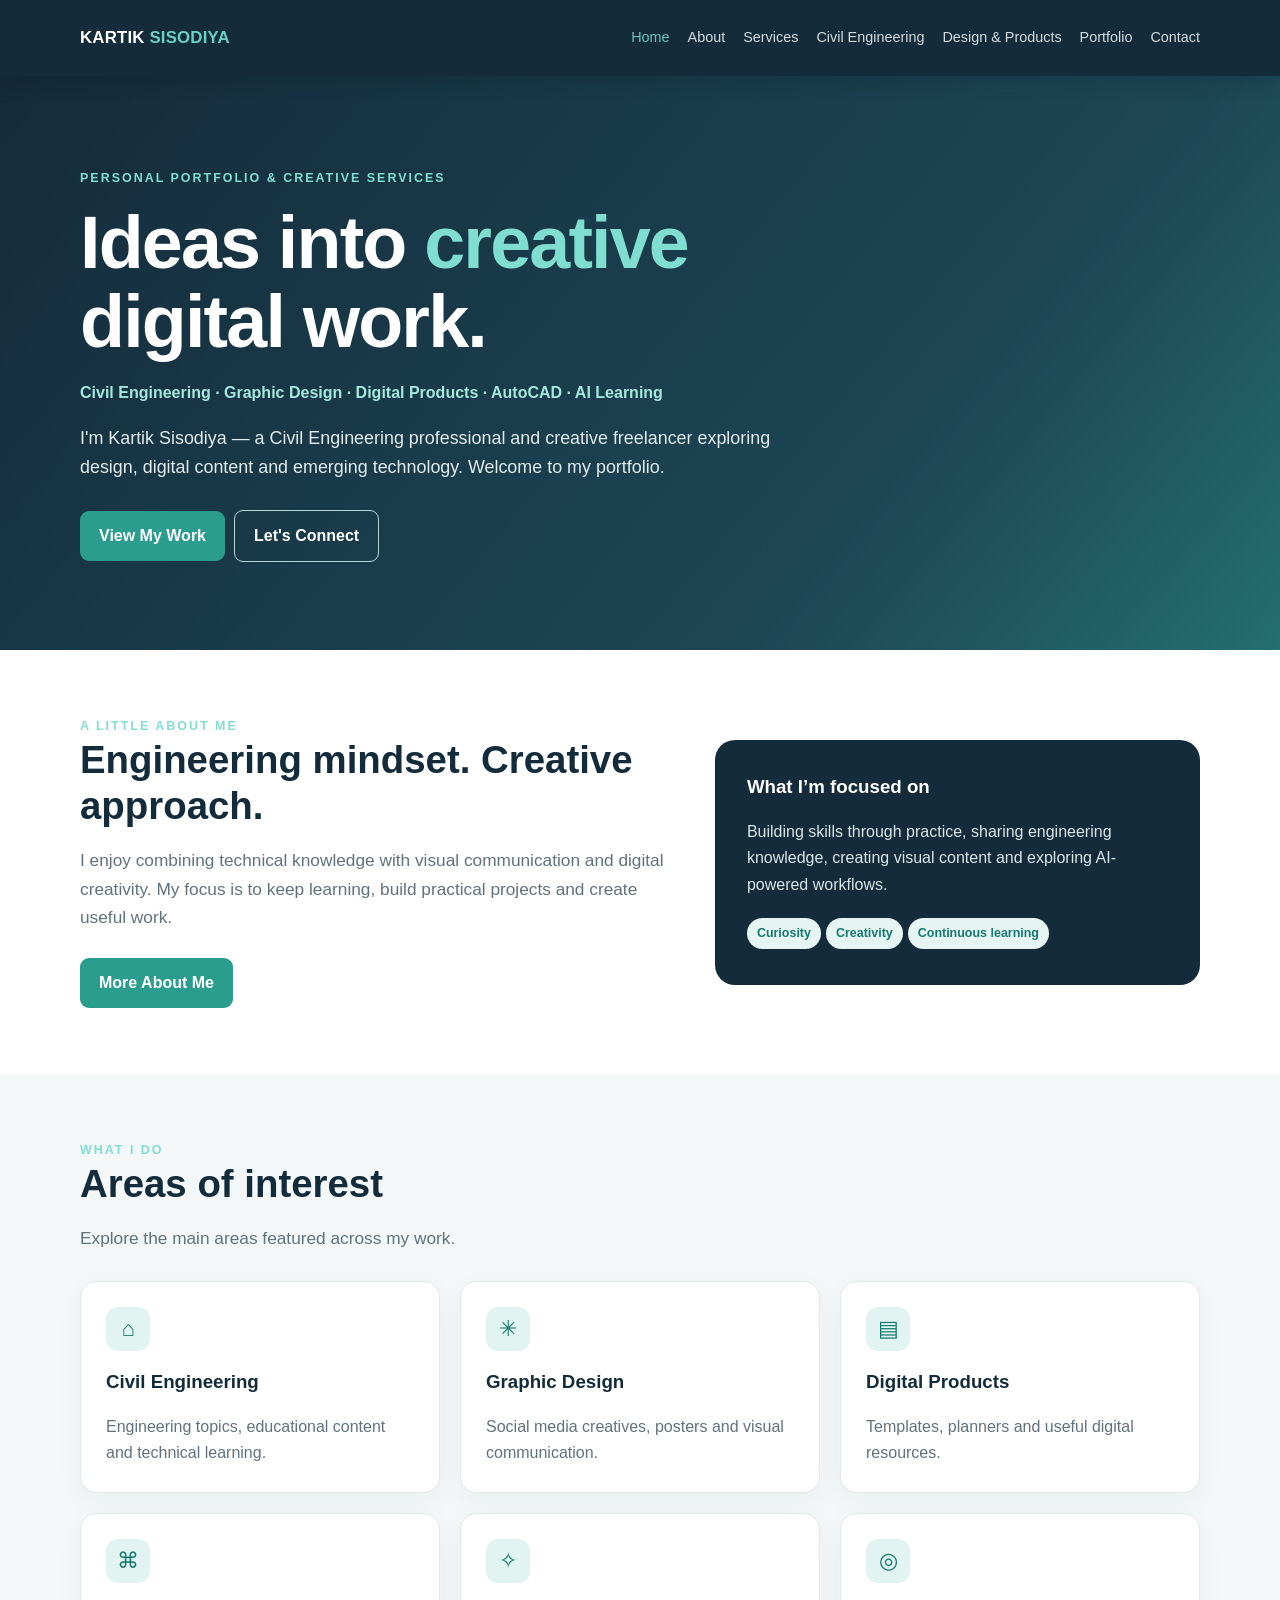
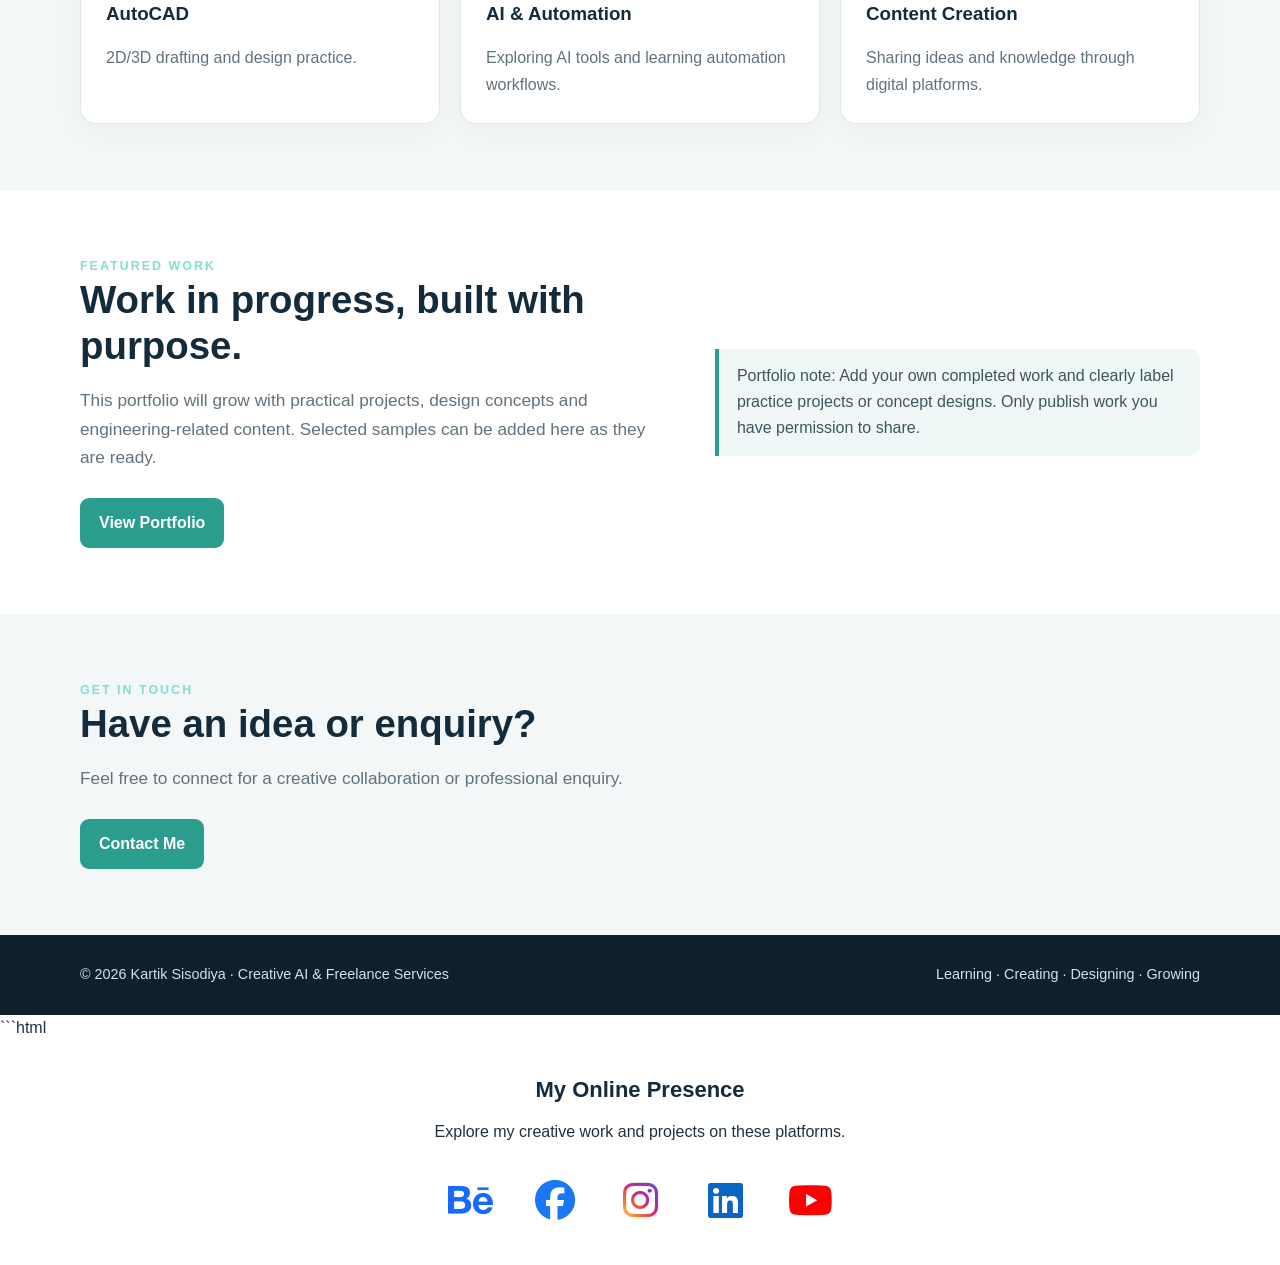
<file: index.html>
<!doctype html>
<html lang="en"><head><meta charset="utf-8"><meta name="viewport" content="width=device-width, initial-scale=1">
<meta name="description" content="Kartik Sisodiya — Civil Engineering, Graphic Design, Digital Products, AutoCAD and creative digital work.">
<title>Home | Kartik Sisodiya</title>

<!-- Font Awesome Icons -->
<link rel="stylesheet"
href="https://cdnjs.cloudflare.com/ajax/libs/font-awesome/6.7.2/css/all.min.css">

<!-- Main CSS -->
<link rel="stylesheet" href="style.css">

</head>
<body><header><div class="wrap nav"><a class="brand" href="index.html">KARTIK <span>SISODIYA</span></a><nav><a class="active" href="index.html">Home</a><a class="" href="about.html">About</a><a class="" href="services.html">Services</a><a class="" href="civil-engineering.html">Civil Engineering</a><a class="" href="design-products.html">Design & Products</a><a class="" href="portfolio.html">Portfolio</a><a class="" href="contact.html">Contact</a></nav></div></header>

<main>
<section class="hero"><div class="wrap"><div class="eyebrow">Personal Portfolio & Creative Services</div>
<h1>Ideas into <span style="color:#80ddd1">creative</span><br>digital work.</h1>
<p class="tagline">Civil Engineering · Graphic Design · Digital Products · AutoCAD · AI Learning</p>
<p>I'm Kartik Sisodiya — a Civil Engineering professional and creative freelancer exploring design, digital content and emerging technology. Welcome to my portfolio.</p>
<a class="btn" href="services.html">View My Work</a><a class="btn outline" href="contact.html">Let's Connect</a></div></section>
<section><div class="wrap split"><div><div class="eyebrow">A little about me</div><h2>Engineering mindset. Creative approach.</h2>
<p class="lead">I enjoy combining technical knowledge with visual communication and digital creativity. My focus is to keep learning, build practical projects and create useful work.</p><a class="btn" href="about.html">More About Me</a></div>
<div class="panel"><h3>What I’m focused on</h3><p>Building skills through practice, sharing engineering knowledge, creating visual content and exploring AI-powered workflows.</p><span class="pill">Curiosity</span><span class="pill">Creativity</span><span class="pill">Continuous learning</span></div></div></section>
<section class="soft"><div class="wrap"><div class="eyebrow">What I do</div><h2>Areas of interest</h2><p class="lead">Explore the main areas featured across my work.</p>
<div class="grid"><article class="card"><div class="icon">⌂</div><h3>Civil Engineering</h3><p>Engineering topics, educational content and technical learning.</p></article>
<article class="card"><div class="icon">✳</div><h3>Graphic Design</h3><p>Social media creatives, posters and visual communication.</p></article>
<article class="card"><div class="icon">▤</div><h3>Digital Products</h3><p>Templates, planners and useful digital resources.</p></article>
<article class="card"><div class="icon">⌘</div><h3>AutoCAD</h3><p>2D/3D drafting and design practice.</p></article>
<article class="card"><div class="icon">✧</div><h3>AI & Automation</h3><p>Exploring AI tools and learning automation workflows.</p></article>
<article class="card"><div class="icon">◎</div><h3>Content Creation</h3><p>Sharing ideas and knowledge through digital platforms.</p></article></div></div></section>
<section><div class="wrap split"><div><div class="eyebrow">Featured work</div><h2>Work in progress, built with purpose.</h2><p class="lead">This portfolio will grow with practical projects, design concepts and engineering-related content. Selected samples can be added here as they are ready.</p><a class="btn" href="portfolio.html">View Portfolio</a></div><div class="notice">Portfolio note: Add your own completed work and clearly label practice projects or concept designs. Only publish work you have permission to share.</div></div></section>
<section class="soft"><div class="wrap"><div class="eyebrow">Get in touch</div><h2>Have an idea or enquiry?</h2><p class="lead">Feel free to connect for a creative collaboration or professional enquiry.</p><a class="btn" href="contact.html">Contact Me</a></div></section>
</main>
<footer><div class="wrap foot"><div>© 2026 Kartik Sisodiya · Creative AI & Freelance Services</div><div>Learning · Creating · Designing · Growing</div></div></footer>

```html
<section class="social-links-section">
    <h2>My Online Presence</h2>
    <p>Explore my creative work and projects on these platforms.</p>

    <div class="social-links">

        <!-- Behance -->
        <a href="https://www.behance.net/sisodiyakartik"
           target="_blank" rel="noopener noreferrer"
           aria-label="Behance">
            <i class="fa-brands fa-behance behance"></i>
        </a>

        <!-- Facebook -->
        <a href="https://www.facebook.com/share/1Dv3RnD82E/"
           target="_blank" rel="noopener noreferrer"
           aria-label="Facebook">
            <i class="fa-brands fa-facebook facebook"></i>
        </a>

        <!-- Instagram -->
        <a href="https://www.instagram.com/civil_engineering_profession/"
           target="_blank" rel="noopener noreferrer"
           aria-label="Instagram">
            <i class="fa-brands fa-instagram instagram"></i>
        </a>

        <!-- LinkedIn -->
        <a href="https://www.linkedin.com/in/kartiksisodiya/"
           target="_blank" rel="noopener noreferrer"
           aria-label="LinkedIn">
            <i class="fa-brands fa-linkedin linkedin"></i>
        </a>

        <!-- YouTube -->
        <a href="https://youtube.com/@civilengineeringprofession-f2p"
           target="_blank" rel="noopener noreferrer"
           aria-label="YouTube">
            <i class="fa-brands fa-youtube youtube"></i>
        </a>
      
  </div>
</section>

</body>  
</html>
</file>
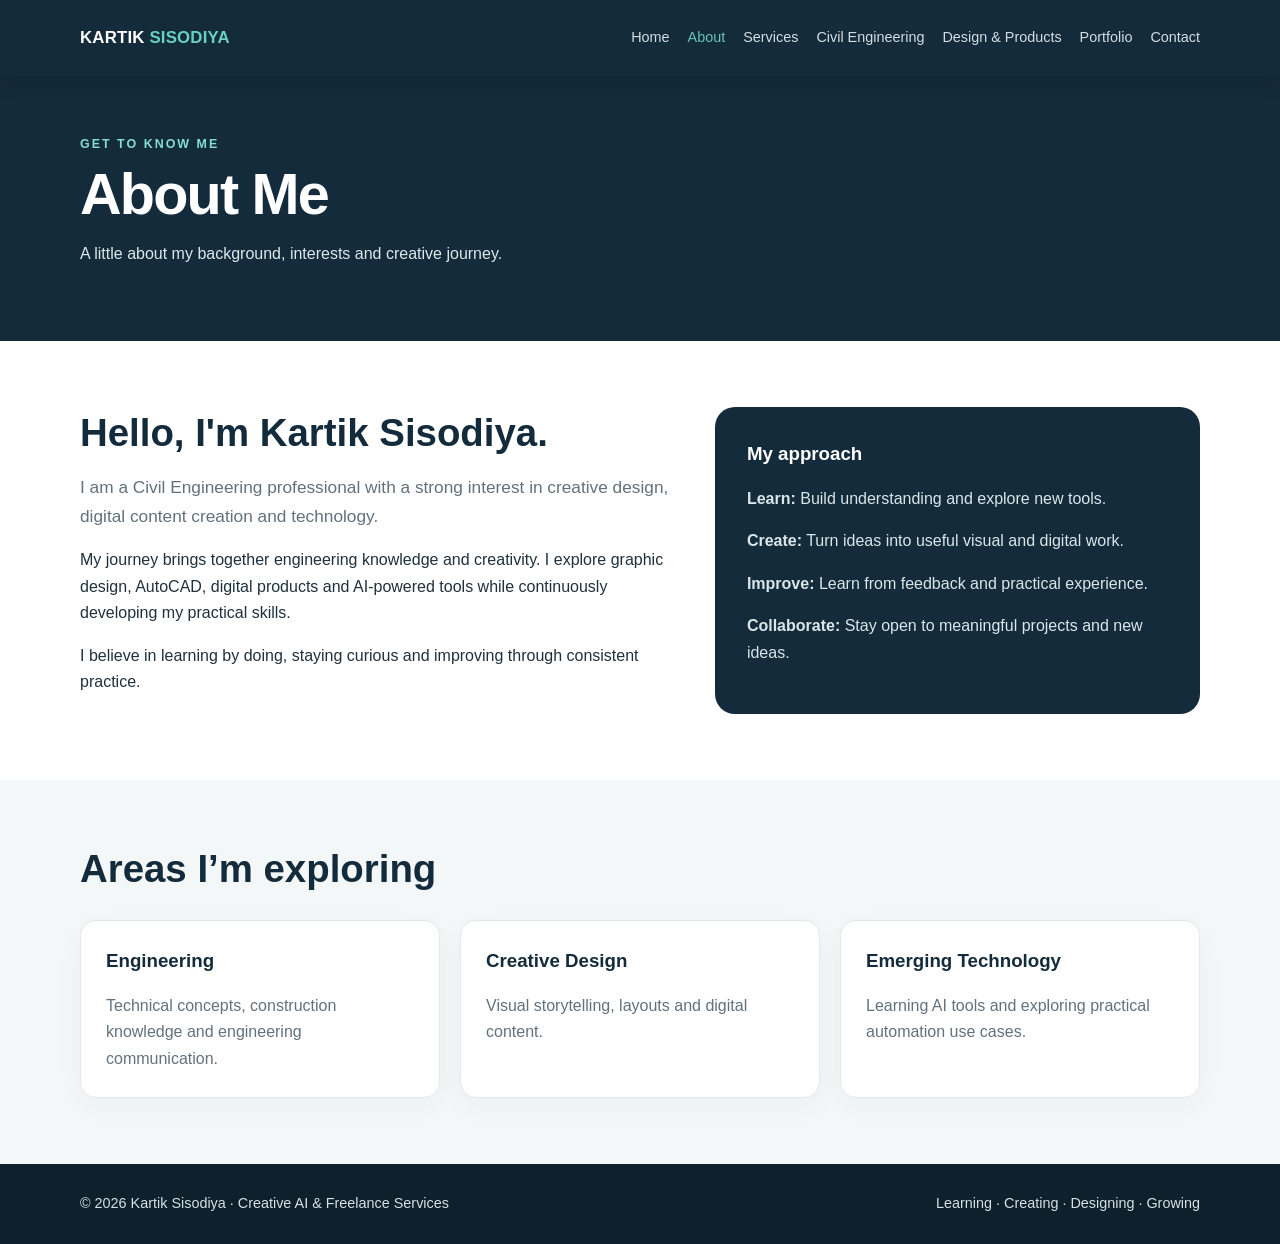
<file: about.html>
<!doctype html>
<html lang="en"><head><meta charset="utf-8"><meta name="viewport" content="width=device-width, initial-scale=1">
<meta name="description" content="Kartik Sisodiya — Civil Engineering, Graphic Design, Digital Products, AutoCAD and creative digital work.">
<title>About Me | Kartik Sisodiya</title><link rel="stylesheet" href="style.css"></head>
<body><header><div class="wrap nav"><a class="brand" href="index.html">KARTIK <span>SISODIYA</span></a><nav><a class="" href="index.html">Home</a><a class="active" href="about.html">About</a><a class="" href="services.html">Services</a><a class="" href="civil-engineering.html">Civil Engineering</a><a class="" href="design-products.html">Design & Products</a><a class="" href="portfolio.html">Portfolio</a><a class="" href="contact.html">Contact</a></nav></div></header>

<main><section class="pagehero"><div class="wrap"><div class="eyebrow">Get to know me</div><h1>About Me</h1><p>A little about my background, interests and creative journey.</p></div></section>
<section><div class="wrap split"><div><h2>Hello, I'm Kartik Sisodiya.</h2><p class="lead">I am a Civil Engineering professional with a strong interest in creative design, digital content creation and technology.</p>
<p>My journey brings together engineering knowledge and creativity. I explore graphic design, AutoCAD, digital products and AI-powered tools while continuously developing my practical skills.</p><p>I believe in learning by doing, staying curious and improving through consistent practice.</p></div>
<div class="panel"><h3>My approach</h3><p><b>Learn:</b> Build understanding and explore new tools.</p><p><b>Create:</b> Turn ideas into useful visual and digital work.</p><p><b>Improve:</b> Learn from feedback and practical experience.</p><p><b>Collaborate:</b> Stay open to meaningful projects and new ideas.</p></div></div></section>
<section class="soft"><div class="wrap"><h2>Areas I’m exploring</h2><div class="grid"><div class="card"><h3>Engineering</h3><p>Technical concepts, construction knowledge and engineering communication.</p></div><div class="card"><h3>Creative Design</h3><p>Visual storytelling, layouts and digital content.</p></div><div class="card"><h3>Emerging Technology</h3><p>Learning AI tools and exploring practical automation use cases.</p></div></div></div></section></main>
<footer><div class="wrap foot"><div>© 2026 Kartik Sisodiya · Creative AI & Freelance Services</div><div>Learning · Creating · Designing · Growing</div></div></footer>
</body></html>
</file>
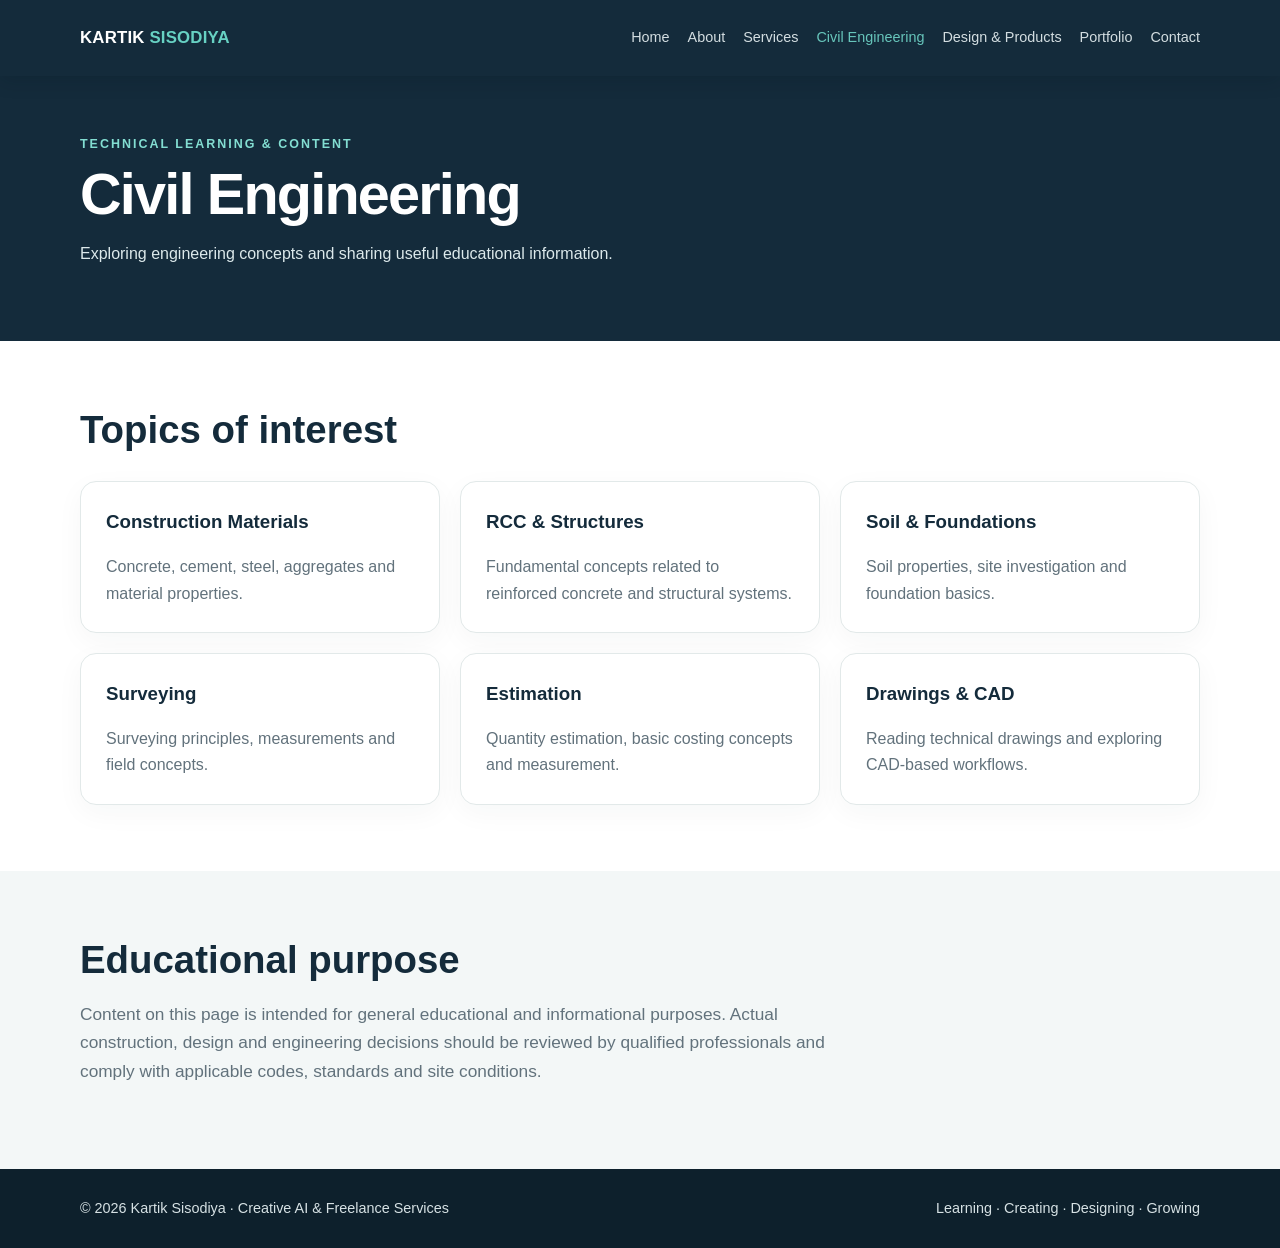
<file: civil-engineering.html>
<!doctype html>
<html lang="en"><head><meta charset="utf-8"><meta name="viewport" content="width=device-width, initial-scale=1">
<meta name="description" content="Kartik Sisodiya — Civil Engineering, Graphic Design, Digital Products, AutoCAD and creative digital work.">
<title>Civil Engineering | Kartik Sisodiya</title><link rel="stylesheet" href="style.css"></head>
<body><header><div class="wrap nav"><a class="brand" href="index.html">KARTIK <span>SISODIYA</span></a><nav><a class="" href="index.html">Home</a><a class="" href="about.html">About</a><a class="" href="services.html">Services</a><a class="active" href="civil-engineering.html">Civil Engineering</a><a class="" href="design-products.html">Design & Products</a><a class="" href="portfolio.html">Portfolio</a><a class="" href="contact.html">Contact</a></nav></div></header>

<main><section class="pagehero"><div class="wrap"><div class="eyebrow">Technical learning & content</div><h1>Civil Engineering</h1><p>Exploring engineering concepts and sharing useful educational information.</p></div></section>
<section><div class="wrap"><h2>Topics of interest</h2><div class="grid"><div class="card"><h3>Construction Materials</h3><p>Concrete, cement, steel, aggregates and material properties.</p></div><div class="card"><h3>RCC & Structures</h3><p>Fundamental concepts related to reinforced concrete and structural systems.</p></div><div class="card"><h3>Soil & Foundations</h3><p>Soil properties, site investigation and foundation basics.</p></div><div class="card"><h3>Surveying</h3><p>Surveying principles, measurements and field concepts.</p></div><div class="card"><h3>Estimation</h3><p>Quantity estimation, basic costing concepts and measurement.</p></div><div class="card"><h3>Drawings & CAD</h3><p>Reading technical drawings and exploring CAD-based workflows.</p></div></div></div></section>
<section class="soft"><div class="wrap"><h2>Educational purpose</h2><p class="lead">Content on this page is intended for general educational and informational purposes. Actual construction, design and engineering decisions should be reviewed by qualified professionals and comply with applicable codes, standards and site conditions.</p></div></section></main>
<footer><div class="wrap foot"><div>© 2026 Kartik Sisodiya · Creative AI & Freelance Services</div><div>Learning · Creating · Designing · Growing</div></div></footer>
</body></html>
</file>
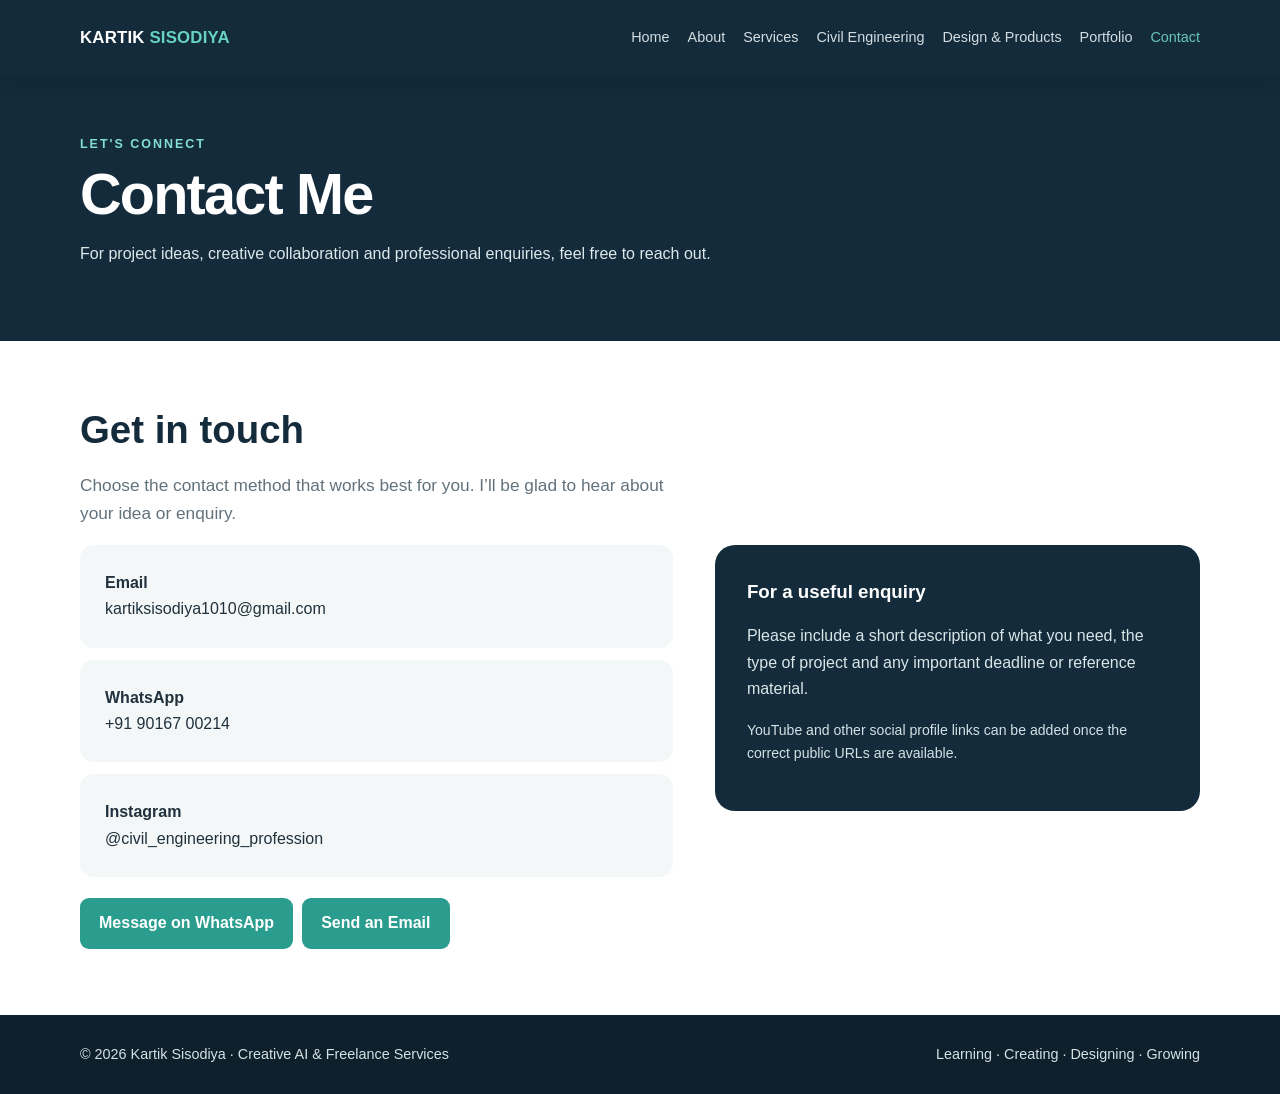
<file: contact.html>
<!doctype html>
<html lang="en"><head><meta charset="utf-8"><meta name="viewport" content="width=device-width, initial-scale=1">
<meta name="description" content="Kartik Sisodiya — Civil Engineering, Graphic Design, Digital Products, AutoCAD and creative digital work.">
<title>Contact | Kartik Sisodiya</title><link rel="stylesheet" href="style.css"></head>
<body><header><div class="wrap nav"><a class="brand" href="index.html">KARTIK <span>SISODIYA</span></a><nav><a class="" href="index.html">Home</a><a class="" href="about.html">About</a><a class="" href="services.html">Services</a><a class="" href="civil-engineering.html">Civil Engineering</a><a class="" href="design-products.html">Design & Products</a><a class="" href="portfolio.html">Portfolio</a><a class="active" href="contact.html">Contact</a></nav></div></header>

<main><section class="pagehero"><div class="wrap"><div class="eyebrow">Let's connect</div><h1>Contact Me</h1><p>For project ideas, creative collaboration and professional enquiries, feel free to reach out.</p></div></section>
<section><div class="wrap split"><div><h2>Get in touch</h2><p class="lead">Choose the contact method that works best for you. I’ll be glad to hear about your idea or enquiry.</p>
<div class="contactbox"><b>Email</b><br><a href="mailto:kartiksisodiya1010@gmail.com">kartiksisodiya1010@gmail.com</a></div>
<div class="contactbox"><b>WhatsApp</b><br><a href="https://wa.me/919016700214" target="_blank" rel="noopener">+91 90167 00214</a></div>
<div class="contactbox"><b>Instagram</b><br><a href="https://www.instagram.com/civil_engineering_profession" target="_blank" rel="noopener">@civil_engineering_profession</a></div>
<a class="btn" href="https://wa.me/919016700214" target="_blank" rel="noopener">Message on WhatsApp</a><a class="btn" href="mailto:kartiksisodiya1010@gmail.com">Send an Email</a>
</div><div class="panel"><h3>For a useful enquiry</h3><p>Please include a short description of what you need, the type of project and any important deadline or reference material.</p><p class="small" style="color:#d2e2e4">YouTube and other social profile links can be added once the correct public URLs are available.</p></div></div></section></main>
<footer><div class="wrap foot"><div>© 2026 Kartik Sisodiya · Creative AI & Freelance Services</div><div>Learning · Creating · Designing · Growing</div></div></footer>
</body></html>
</file>
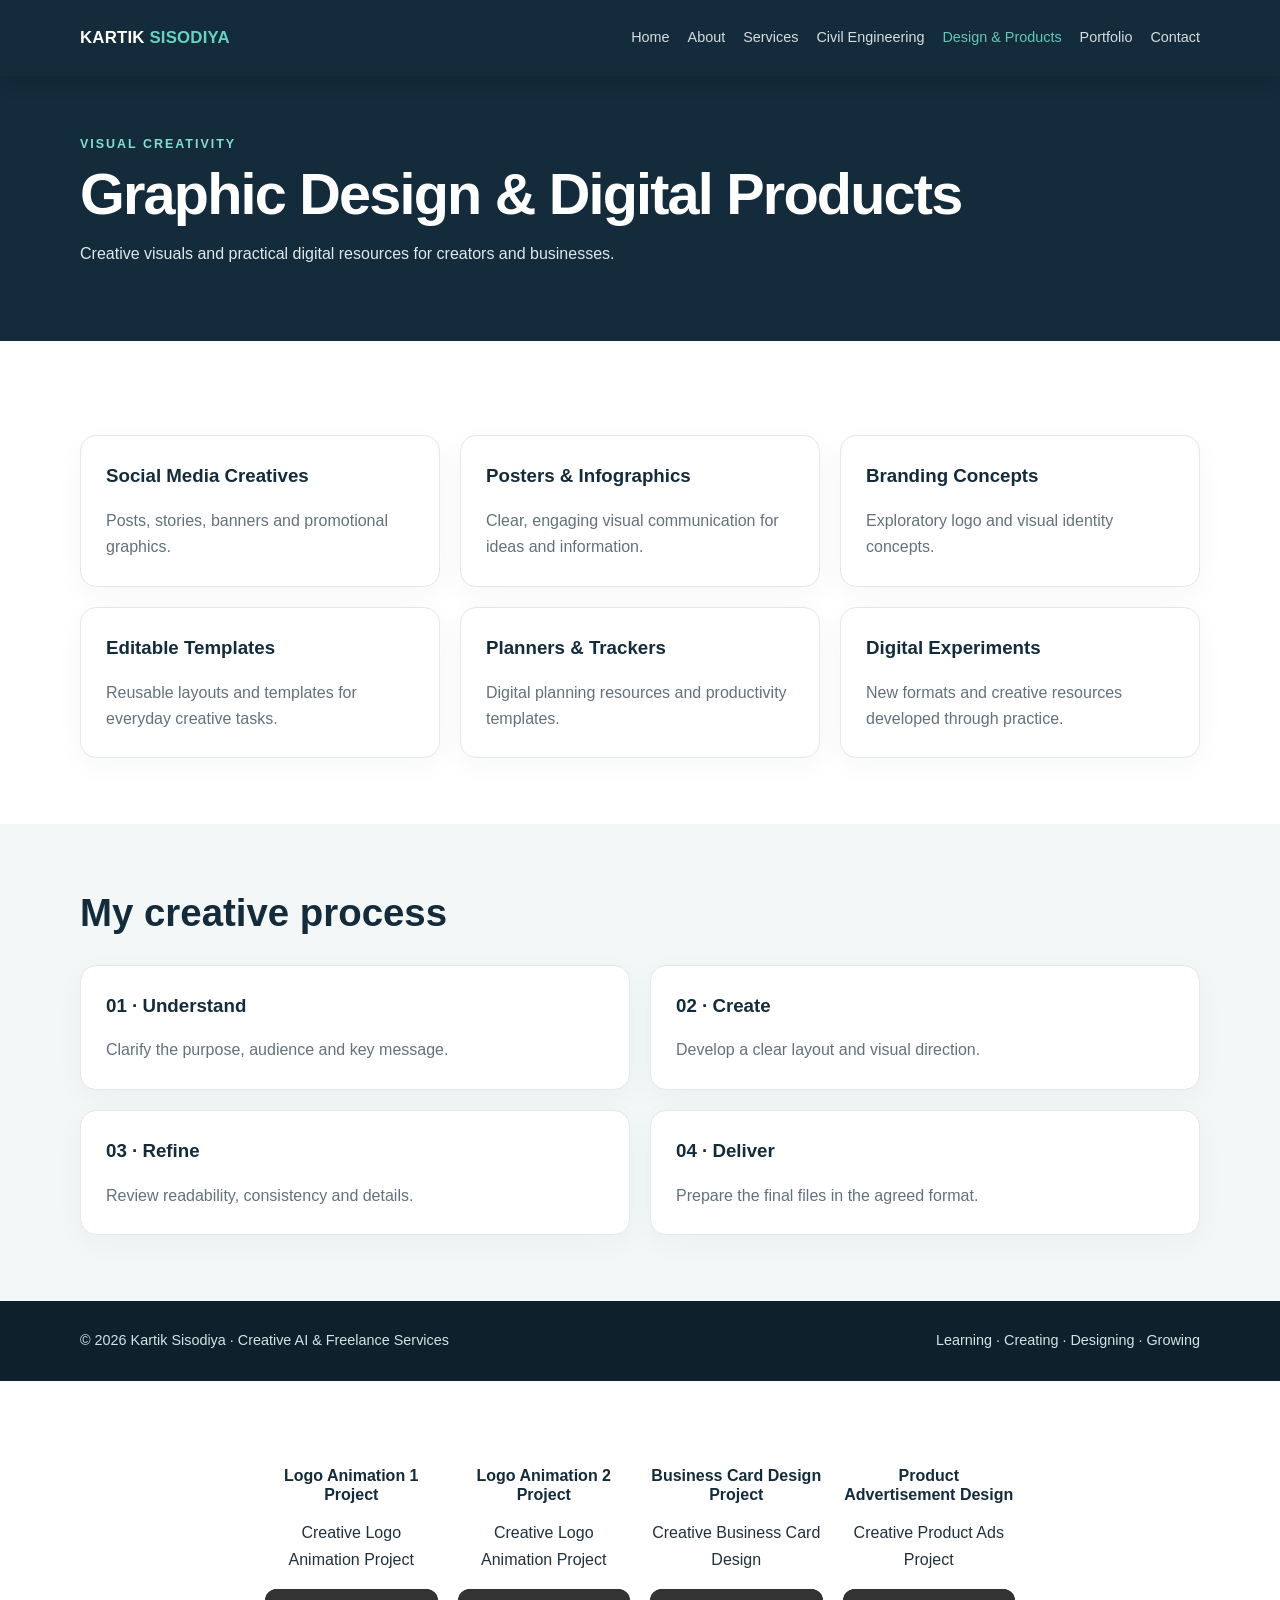
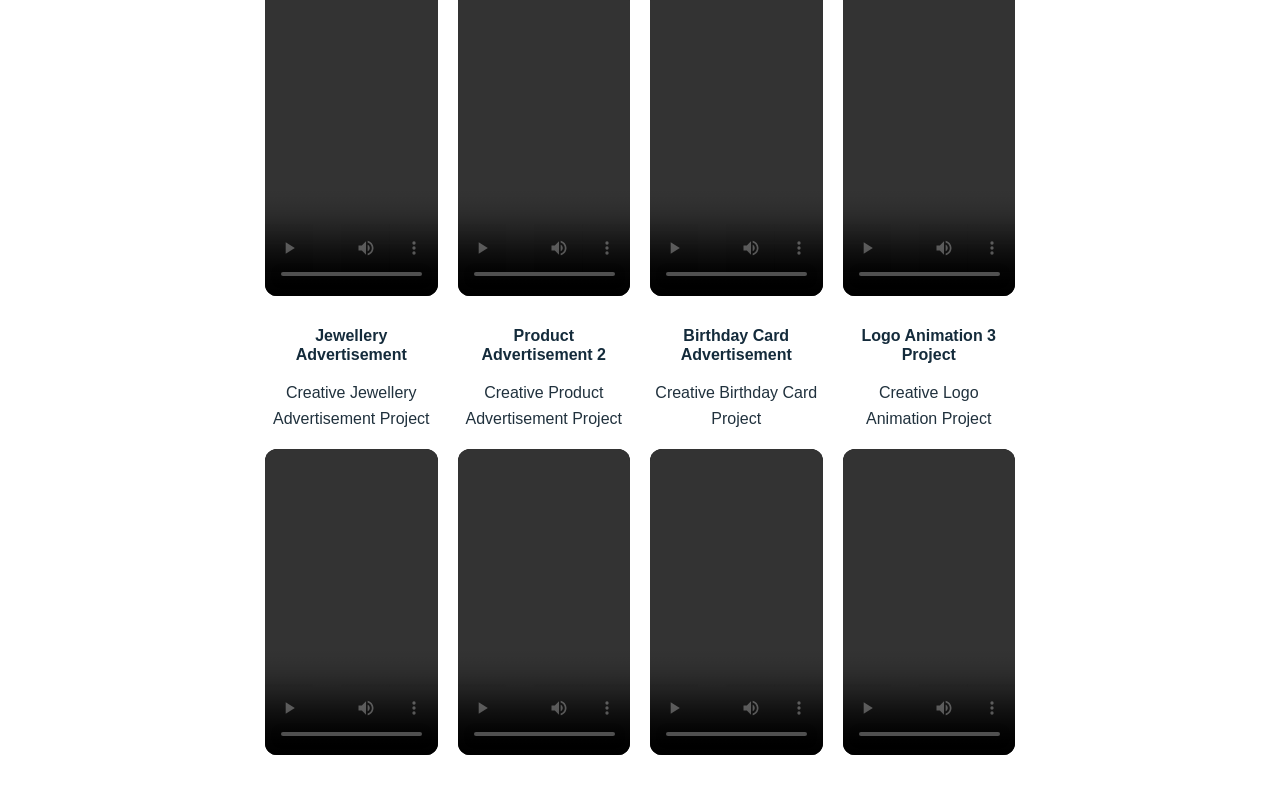
<file: design-products.html>
<!doctype html>
<html lang="en"><head><meta charset="utf-8"><meta name="viewport" content="width=device-width, initial-scale=1">
<meta name="description" content="Kartik Sisodiya — Civil Engineering, Graphic Design, Digital Products, AutoCAD and creative digital work.">
<title>Design & Digital Products | Kartik Sisodiya</title><link rel="stylesheet" href="style.css"></head>
<body><header><div class="wrap nav"><a class="brand" href="index.html">KARTIK <span>SISODIYA</span></a><nav><a class="" href="index.html">Home</a><a class="" href="about.html">About</a><a class="" href="services.html">Services</a><a class="" href="civil-engineering.html">Civil Engineering</a><a class="active" href="design-products.html">Design & Products</a><a class="" href="portfolio.html">Portfolio</a><a class="" href="contact.html">Contact</a></nav></div></header>

<main><section class="pagehero"><div class="wrap"><div class="eyebrow">Visual creativity</div><h1>Graphic Design & Digital Products</h1><p>Creative visuals and practical digital resources for creators and businesses.</p></div></section>
<section><div class="wrap"><div class="grid"><div class="card"><h3>Social Media Creatives</h3><p>Posts, stories, banners and promotional graphics.</p></div><div class="card"><h3>Posters & Infographics</h3><p>Clear, engaging visual communication for ideas and information.</p></div><div class="card"><h3>Branding Concepts</h3><p>Exploratory logo and visual identity concepts.</p></div><div class="card"><h3>Editable Templates</h3><p>Reusable layouts and templates for everyday creative tasks.</p></div><div class="card"><h3>Planners & Trackers</h3><p>Digital planning resources and productivity templates.</p></div><div class="card"><h3>Digital Experiments</h3><p>New formats and creative resources developed through practice.</p></div></div></div></section>
<section class="soft"><div class="wrap"><h2>My creative process</h2><div class="grid two"><div class="card"><h3>01 · Understand</h3><p>Clarify the purpose, audience and key message.</p></div><div class="card"><h3>02 · Create</h3><p>Develop a clear layout and visual direction.</p></div><div class="card"><h3>03 · Refine</h3><p>Review readability, consistency and details.</p></div><div class="card"><h3>04 · Deliver</h3><p>Prepare the final files in the agreed format.</p></div></div></div></section></main>
<footer><div class="wrap foot"><div>© 2026 Kartik Sisodiya · Creative AI & Freelance Services</div><div>Learning · Creating · Designing · Growing</div></div></footer>
<section class="portfolio-video" style="text-align:center; padding:30px 15px;">
</section>
<div class="logo-videos-row">

  <div class="logo-video-wrapper">
    <h2>Logo Animation 1 Project</h2>
    <p>Creative Logo Animation Project</p>
    <video controls preload="metadata">
      <source src="assets/WhatsApp%20Video%202026-10-31%20at%2012.39.52.mp4" type="video/mp4">
    </video>
  </div>

  <div class="logo-video-wrapper">
    <h2>Logo Animation 2 Project</h2>
    <p>Creative Logo Animation Project</p>
    <video controls preload="metadata">
      <source src="assets/WhatsApp%20Video%202026-10-31%20at%2013.55.18.mp4" type="video/mp4">
    </video>
  </div>
  
<div class="logo-video-wrapper">
  <h2>Business Card Design Project</h2>
  <p>Creative Business Card Design </p>
  <video controls preload="metadata">
    <source src="assets/Business%20Card%20Design%20Ads.mp4" type="video/mp4">
  </video>
</div>

  <div class="logo-video-wrapper">
  <h2>Product Advertisement Design</h2>
  <p>Creative Product Ads Project</p>
  <video controls preload="metadata">
    <source src="assets/Product%20Advertisment.mp4" type="video/mp4">
  </video>
</div>

  <div class="logo-video-wrapper">
  <h2>Jewellery Advertisement</h2>
  <p>Creative Jewellery Advertisement Project</p>
  <video controls preload="metadata">
    <source src="assets/Jwellary%20Advertisment.mp4" type="video/mp4">
  </video>
</div>

  <div class="logo-video-wrapper">
  <h2>Product Advertisement 2</h2>
  <p>Creative Product Advertisement Project</p>
  <video controls preload="metadata">
    <source src="assets/Product%20Advertisment%202.mp4" type="video/mp4">
  </video>
</div>

  <div class="logo-video-wrapper">
  <h2>Birthday Card Advertisement</h2>
  <p>Creative Birthday Card Project</p>
  <video controls preload="metadata">
    <source src="assets/Birthday%20Card%20Advertisment.mp4" type="video/mp4">
  </video>
</div>

  <div class="logo-video-wrapper">
  <h2>Logo Animation 3 Project</h2>
  <p>Creative Logo Animation Project</p>
  <video controls preload="metadata">
    <source src="assets/Logo%20Animation%201%20Project.mp4" type="video/mp4">
  </video>
</div>
  
</div>
</body>
</html>
</file>
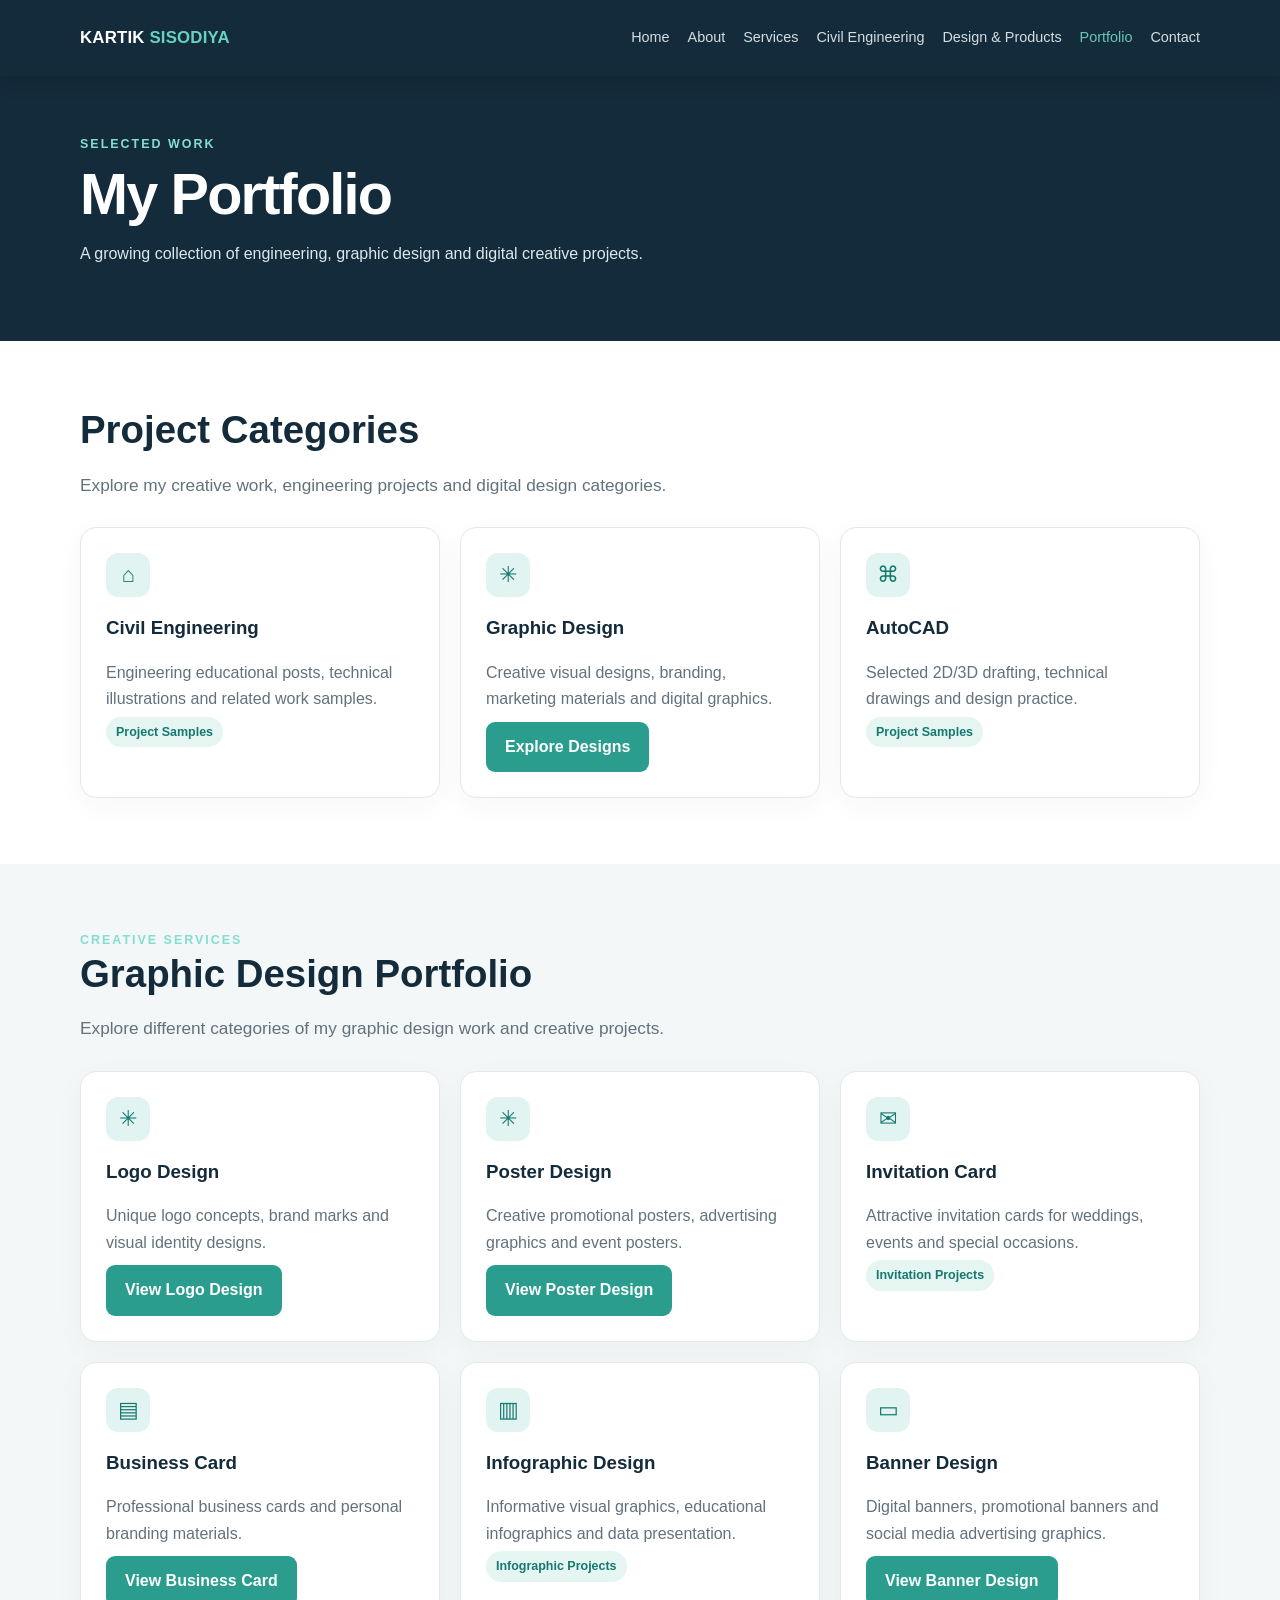
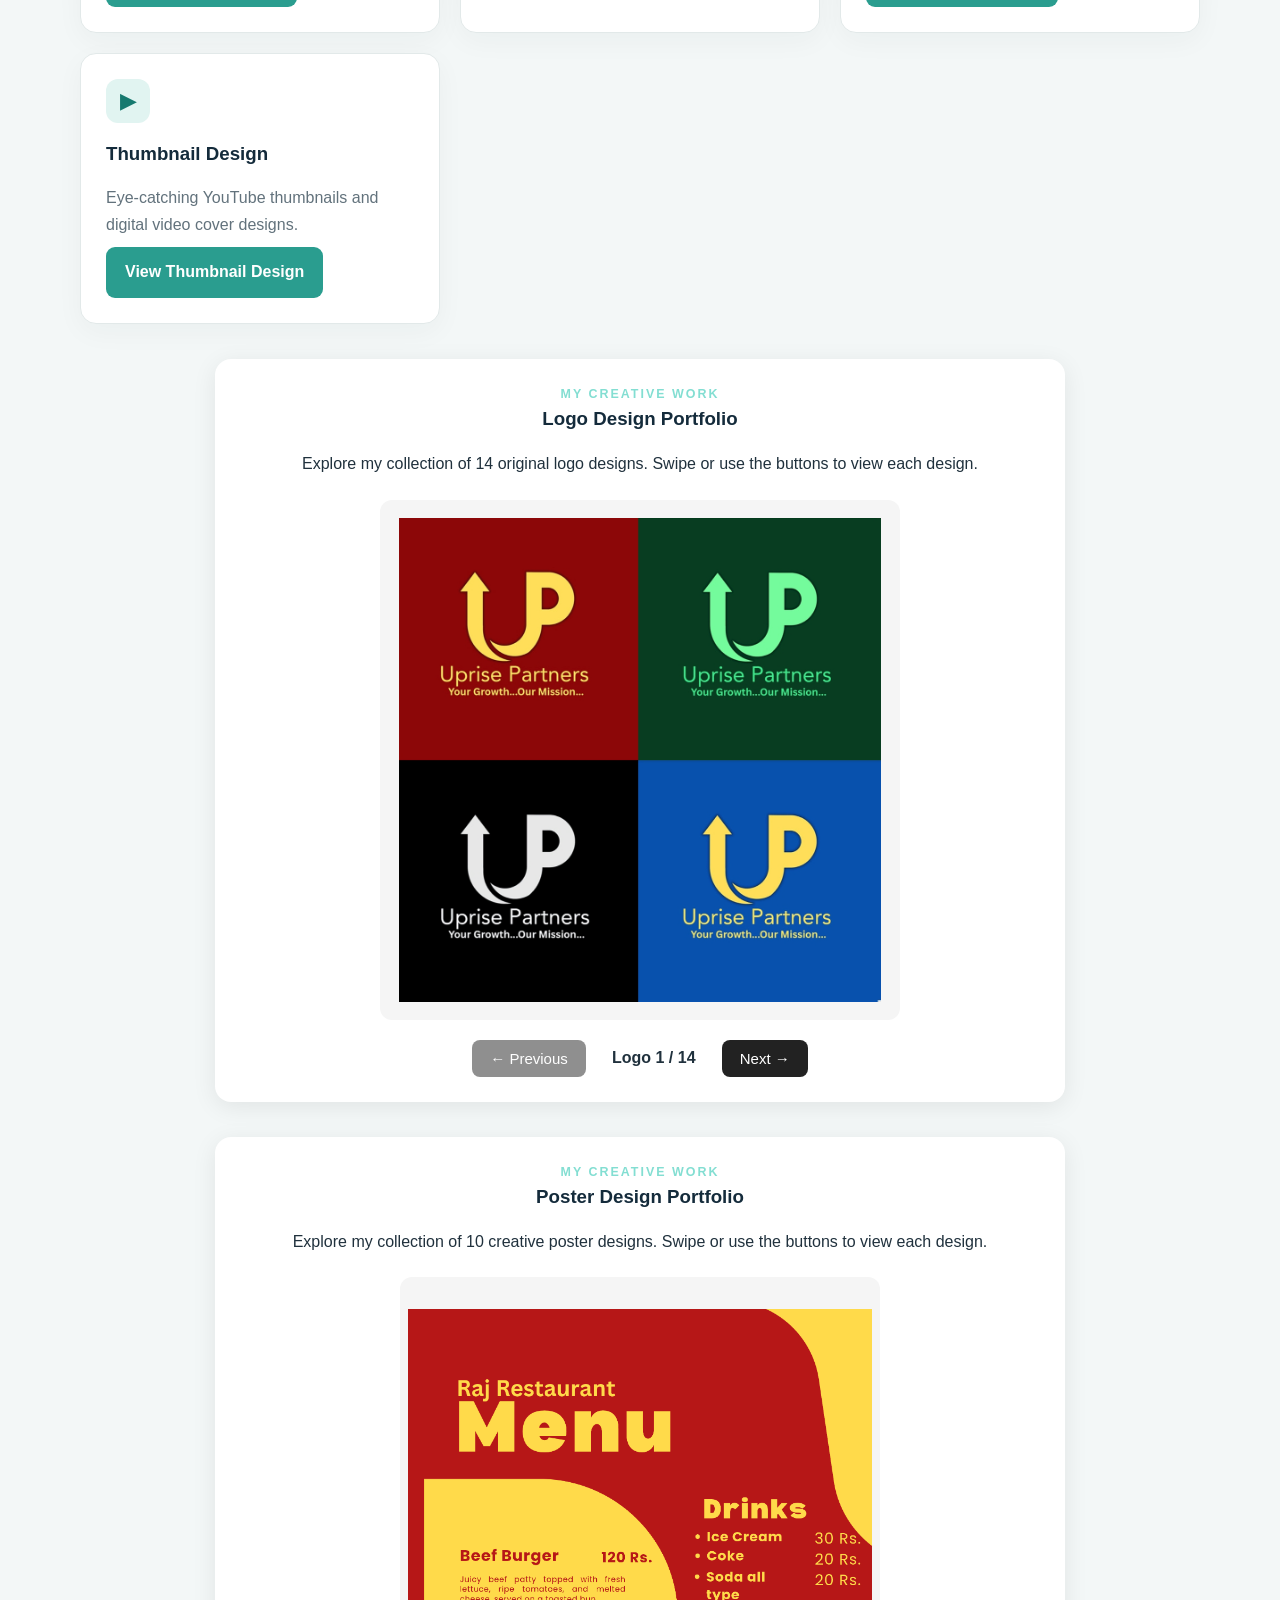
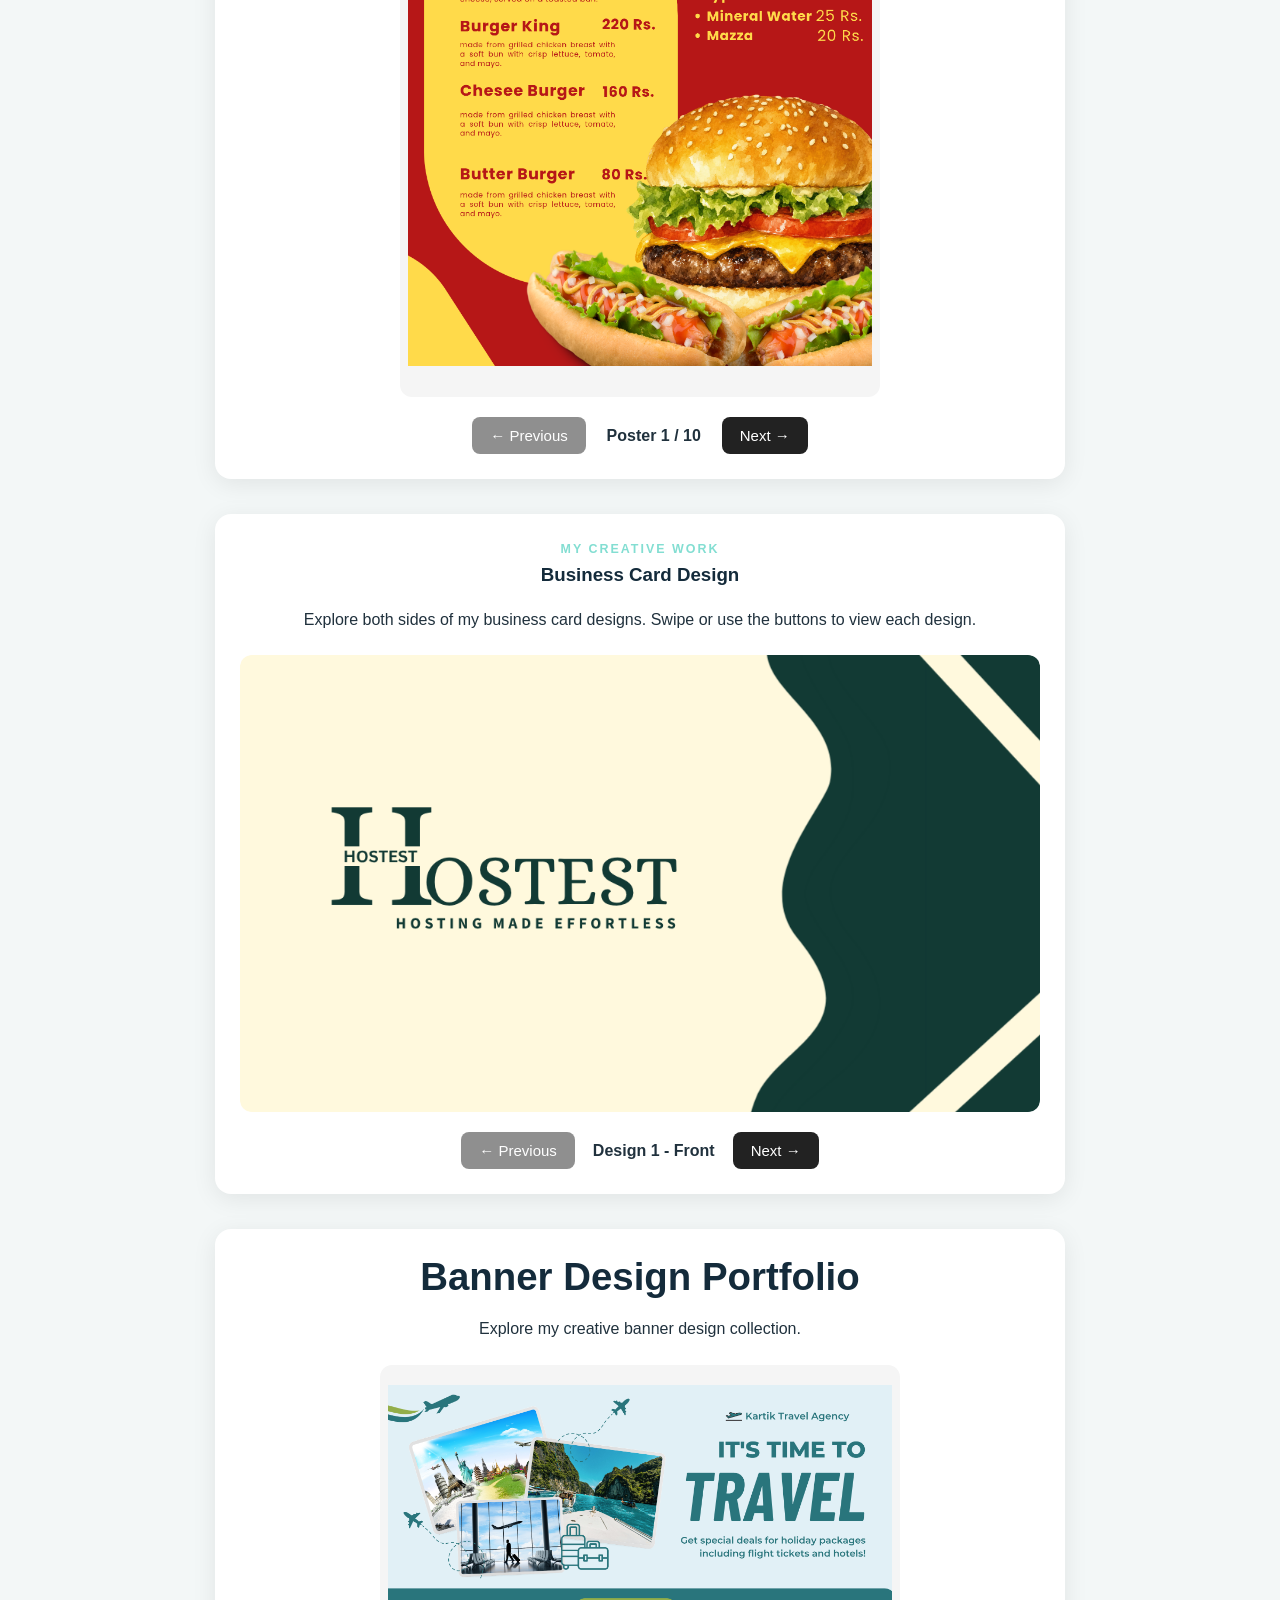
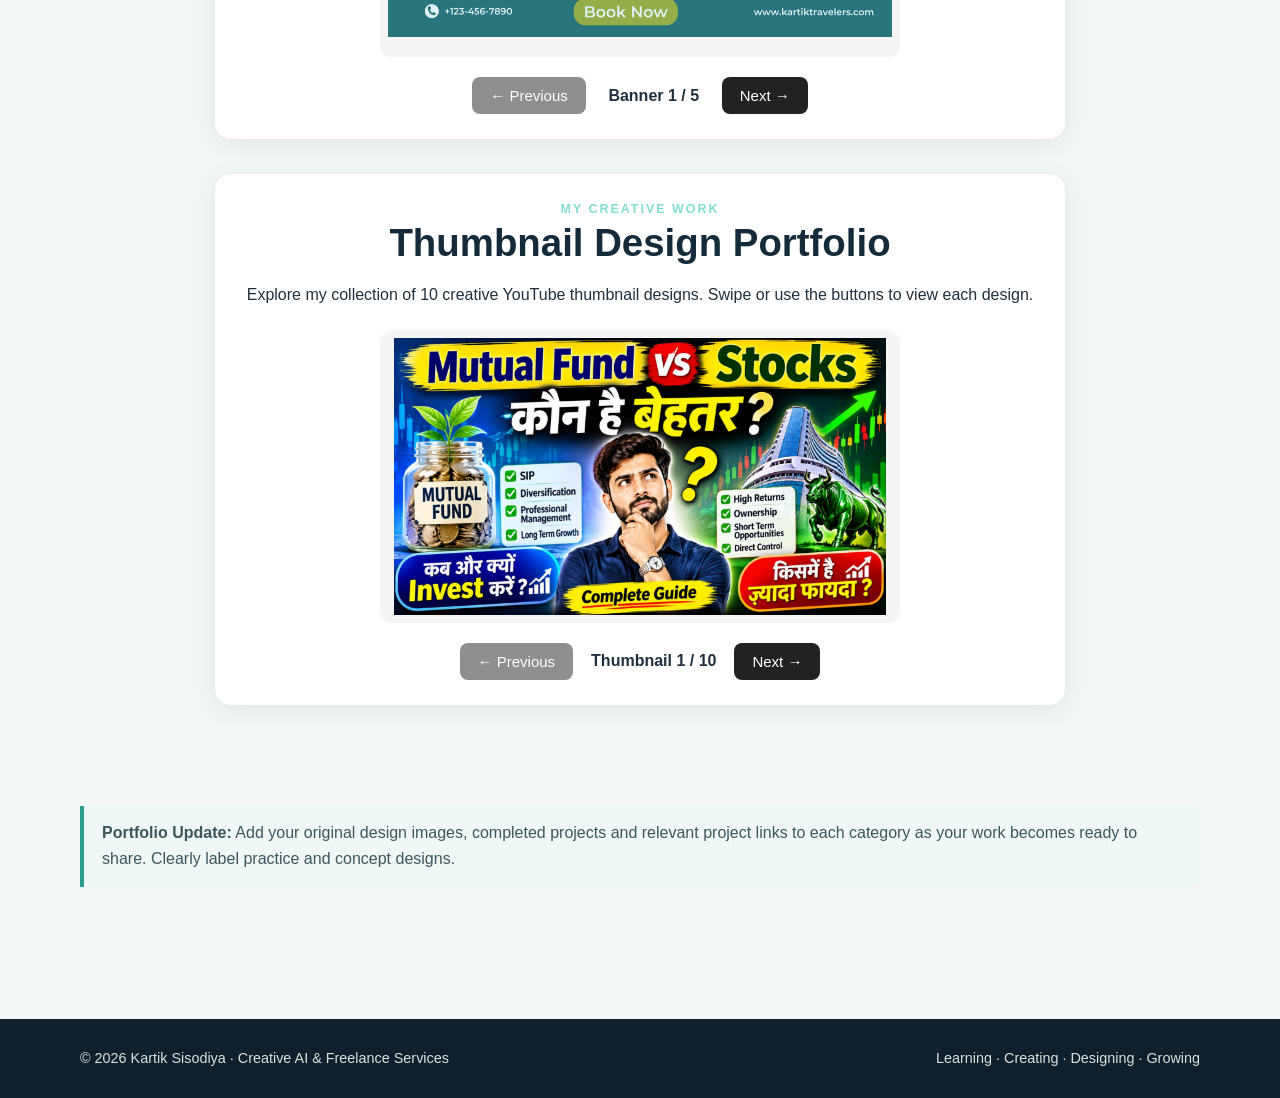
<file: portfolio.html>
<!doctype html>
<html lang="en">
<head>
<meta charset="utf-8">
<meta name="viewport" content="width=device-width, initial-scale=1">

<meta name="description" content="Kartik Sisodiya Portfolio — Civil Engineering, Graphic Design, Logo Design, Poster Design, Invitation Cards, Business Cards, Infographics, Banners and Thumbnails.">

<title>Portfolio | Kartik Sisodiya</title>

<link rel="stylesheet" href="style.css">

<style>
    /* Logo Design Showcase */

.logo-showcase {
    max-width: 850px;
    margin: 35px auto;
    padding: 25px;
    background: var(--card, #ffffff);
    border-radius: 16px;
    text-align: center;
    box-shadow: 0 5px 25px rgba(0,0,0,0.08);
}

.logo-slider {
    width: 100%;
    max-width: 520px;
    aspect-ratio: 1 / 1;
    margin: 22px auto 0;
    overflow: hidden;
    border-radius: 12px;
    background: #f5f5f5;
    touch-action: pan-y;
    cursor: grab;
    user-select: none;
}

.logo-slider:active {
    cursor: grabbing;
}

.logo-track {
    display: flex;
    width: 100%;
    height: 100%;
    transition: transform 0.45s ease;
}

.logo-slide {
    min-width: 100%;
    height: 100%;
    box-sizing: border-box;
}

.logo-slide img {
    display: block;
    width: 100%;
    height: 100%;
    padding: 18px;
    box-sizing: border-box;
    object-fit: contain;
    pointer-events: none;
}

.logo-controls {
    display: flex;
    justify-content: center;
    align-items: center;
    gap: 18px;
    margin-top: 20px;
}

.logo-controls button {
    border: none;
    padding: 10px 18px;
    border-radius: 8px;
    background: #222;
    color: #fff;
    cursor: pointer;
    font-size: 15px;
}

.logo-label {
    font-weight: 600;
    min-width: 100px;
}

@media (max-width: 600px) {
    .logo-showcase {
        padding: 15px;
    }

    .logo-controls {
        gap: 10px;
    }

    .logo-controls button {
        padding: 9px 13px;
    }
}
    
/* Business Card Showcase */
.business-showcase {
    max-width: 850px;
    margin: 35px auto 10px;
    padding: 25px;
    background: var(--card, #ffffff);
    border-radius: 16px;
    text-align: center;
    box-shadow: 0 5px 25px rgba(0,0,0,0.08);
}

.business-showcase h3 {
    margin-bottom: 8px;
}

.business-showcase .showcase-description {
    margin-bottom: 22px;
}

.business-slider {
    overflow: hidden;
    border-radius: 12px;
    touch-action: pan-y;
    cursor: grab;
    user-select: none;
}

.business-slider:active {
    cursor: grabbing;
}

.business-track {
    display: flex;
    transition: transform 0.45s ease;
}

.business-slide {
    min-width: 100%;
    box-sizing: border-box;
}

.business-slide img {
    display: block;
    width: 100%;
    height: auto;
    max-height: 520px;
    object-fit: contain;
    border-radius: 10px;
    pointer-events: none;
}

.business-controls {
    display: flex;
    justify-content: center;
    align-items: center;
    gap: 18px;
    margin-top: 20px;
}

.business-controls button {
    border: none;
    padding: 10px 18px;
    border-radius: 8px;
    background: #222;
    color: #fff;
    cursor: pointer;
    font-size: 15px;
}

.business-controls button:hover {
    opacity: 0.8;
}

.business-side-label {
    font-weight: 600;
    min-width: 90px;
}

@media (max-width: 600px) {
    .business-showcase {
        padding: 15px;
    }

    .business-controls {
        gap: 10px;
    }

    .business-controls button {
        padding: 9px 13px;
    }
}
    /* Poster Design Showcase */

.poster-showcase {
    max-width: 850px;
    margin: 35px auto;
    padding: 25px;
    background: var(--card, #ffffff);
    border-radius: 16px;
    text-align: center;
    box-shadow: 0 5px 25px rgba(0,0,0,0.08);
}

.poster-slider {
    width: 100%;
    max-width: 480px;
    aspect-ratio: 2 / 3;
    margin: 22px auto 0;
    overflow: hidden;
    border-radius: 12px;
    background: #f5f5f5;
    touch-action: pan-y;
    cursor: grab;
    user-select: none;
}

.poster-slider:active {
    cursor: grabbing;
}

.poster-track {
    display: flex;
    width: 100%;
    height: 100%;
    transition: transform 0.45s ease;
}

.poster-slide {
    min-width: 100%;
    height: 100%;
    box-sizing: border-box;
}

.poster-slide img {
    display: block;
    width: 100%;
    height: 100%;
    padding: 8px;
    box-sizing: border-box;
    object-fit: contain;
    pointer-events: none;
}

.poster-controls {
    display: flex;
    justify-content: center;
    align-items: center;
    gap: 18px;
    margin-top: 20px;
}

.poster-controls button {
    border: none;
    padding: 10px 18px;
    border-radius: 8px;
    background: #222;
    color: #fff;
    cursor: pointer;
    font-size: 15px;
}

.poster-label {
    font-weight: 600;
    min-width: 100px;
}

@media (max-width: 600px) {
    .poster-showcase {
        padding: 15px;
    }

    .poster-slider {
        max-width: 100%;
    }

    .poster-controls {
        gap: 10px;
    }

    .poster-controls button {
        padding: 9px 13px;
    }
}
    /* Banner Design Showcase */
.banner-showcase {
    max-width: 850px;
    margin: 35px auto;
    padding: 25px;
    background: var(--card, #ffffff);
    border-radius: 16px;
    text-align: center;
    box-shadow: 0 5px 25px rgba(0,0,0,0.08);
}

.banner-showcase h2 { margin-bottom: 8px; }

.banner-slider,
.thumbnail-slider {
    width: 100%;
    max-width: 520px;
    aspect-ratio: 16 / 9;
    margin: 22px auto 0;
    overflow: hidden;
    border-radius: 12px;
    background: #f5f5f5;
    touch-action: pan-y;
    cursor: grab;
    user-select: none;
}

.banner-slider:active,
.thumbnail-slider:active { cursor: grabbing; }

.banner-track,
.thumbnail-track {
    display: flex;
    width: 100%;
    height: 100%;
    transition: transform 0.45s ease;
}

.banner-slide,
.thumbnail-slide {
    min-width: 100%;
    height: 100%;
    box-sizing: border-box;
}

.banner-slide img,
.thumbnail-slide img {
    display: block;
    width: 100%;
    height: 100%;
    padding: 8px;
    box-sizing: border-box;
    object-fit: contain;
    pointer-events: none;
}

.banner-controls,
.thumbnail-controls {
    display: flex;
    justify-content: center;
    align-items: center;
    gap: 18px;
    margin-top: 20px;
}

.banner-controls button,
.thumbnail-controls button {
    border: none;
    padding: 10px 18px;
    border-radius: 8px;
    background: #222;
    color: #fff;
    cursor: pointer;
    font-size: 15px;
}

.banner-controls button:hover,
.thumbnail-controls button:hover { opacity: 0.8; }

.banner-label,
.thumbnail-label {
    font-weight: 600;
    min-width: 100px;
}

/* Thumbnail Design Showcase */
.thumbnail-showcase {
    max-width: 850px;
    margin: 35px auto;
    padding: 25px;
    background: var(--card, #ffffff);
    border-radius: 16px;
    text-align: center;
    box-shadow: 0 5px 25px rgba(0,0,0,0.08);
}

@media (max-width: 600px) {
    .banner-showcase,
    .thumbnail-showcase {
        margin: 25px 10px;
        padding: 15px;
    }

    .banner-slider,
    .thumbnail-slider { max-width: 100%; }

    .banner-controls,
    .thumbnail-controls { gap: 10px; }

    .banner-controls button,
    .thumbnail-controls button { padding: 9px 13px; }
}

</style>
</head>

<body>

<header>
    <div class="wrap nav">
        <a class="brand" href="index.html">KARTIK <span>SISODIYA</span></a>

        <nav>
            <a href="index.html">Home</a>
            <a href="about.html">About</a>
            <a href="services.html">Services</a>
            <a href="civil-engineering.html">Civil Engineering</a>
            <a href="design-products.html">Design & Products</a>
            <a class="active" href="portfolio.html">Portfolio</a>
            <a href="contact.html">Contact</a>
        </nav>
    </div>
</header>

<main>

<!-- Portfolio Hero Section -->
<section class="pagehero">
    <div class="wrap">
        <div class="eyebrow">Selected Work</div>
        <h1>My Portfolio</h1>
        <p>A growing collection of engineering, graphic design and digital creative projects.</p>
    </div>
</section>

<!-- Main Project Categories -->
<section>
    <div class="wrap">

        <h2>Project Categories</h2>

        <p class="lead">
            Explore my creative work, engineering projects and digital design categories.
        </p>

        <div class="grid">

            <div class="card">
                <div class="icon">⌂</div>
                <h3>Civil Engineering</h3>
                <p>Engineering educational posts, technical illustrations and related work samples.</p>
                <span class="pill">Project Samples</span>
            </div>

            <div class="card">
                <div class="icon">✳</div>
                <h3>Graphic Design</h3>
                <p>Creative visual designs, branding, marketing materials and digital graphics.</p>
                <a class="btn" href="#graphic-design">Explore Designs</a>
            </div>

            <div class="card">
                <div class="icon">⌘</div>
                <h3>AutoCAD</h3>
                <p>Selected 2D/3D drafting, technical drawings and design practice.</p>
                <span class="pill">Project Samples</span>
            </div>

        </div>
    </div>
</section>

<!-- Graphic Design Section -->
<section class="soft" id="graphic-design">
    <div class="wrap">

        <div class="eyebrow">Creative Services</div>

        <h2>Graphic Design Portfolio</h2>

        <p class="lead">
            Explore different categories of my graphic design work and creative projects.
        </p>

        <div class="grid">

            <div class="card">
    <div class="icon">✳</div>
    <h3>Logo Design</h3>
    <p>Unique logo concepts, brand marks and visual identity designs.</p>
    <a class="btn" href="#logo-design-showcase">
        View Logo Design
    </a>
</div>

            <div class="card">
    <div class="icon">✳</div>
    <h3>Poster Design</h3>
    <p>Creative promotional posters, advertising graphics and event posters.</p>
    <a class="btn" href="#poster-design-showcase">
        View Poster Design
    </a>
            </div>

            <div class="card">
                <div class="icon">✉</div>
                <h3>Invitation Card</h3>
                <p>Attractive invitation cards for weddings, events and special occasions.</p>
                <span class="pill">Invitation Projects</span>
            </div>

            <div class="card">
                <div class="icon">▤</div>
                <h3>Business Card</h3>
                <p>Professional business cards and personal branding materials.</p>
                <a class="btn" href="#business-card-showcase">View Business Card</a>
            </div>

            <div class="card">
                <div class="icon">▥</div>
                <h3>Infographic Design</h3>
                <p>Informative visual graphics, educational infographics and data presentation.</p>
                <span class="pill">Infographic Projects</span>
            </div>

         <div class="card">
    <div class="icon">▭</div>
    <h3>Banner Design</h3>
    <p>Digital banners, promotional banners and social media advertising graphics.</p>
    <a class="btn" href="#banner-design-showcase">
        View Banner Design
    </a>
</div>

            <div class="card">
                <div class="icon">▶</div>
                <h3>Thumbnail Design</h3>
                <p>Eye-catching YouTube thumbnails and digital video cover designs.</p>
                <a class="btn" href="#thumbnail-design-showcase">
    View Thumbnail Design
</a>
            </div>

        </div>
        <!-- Logo Design Showcase -->

<div class="logo-showcase" id="logo-design-showcase">

    <div class="eyebrow">My Creative Work</div>

    <h3>Logo Design Portfolio</h3>

    <p>
        Explore my collection of 14 original logo designs.
        Swipe or use the buttons to view each design.
    </p>

    <div class="logo-slider" id="logoSlider">

        <div class="logo-track" id="logoTrack">

            <div class="logo-slide">
                <img src="assets/portfolio/logo-design/Logo%20Design%201.jpeg" alt="Logo Design 1">
            </div>

            <div class="logo-slide">
                <img src="assets/portfolio/logo-design/Logo%20design%202.png" alt="Logo Design 2">
            </div>

            <div class="logo-slide">
                <img src="assets/portfolio/logo-design/Logo%20design%203.png" alt="Logo Design 3">
            </div>

            <div class="logo-slide">
                <img src="assets/portfolio/logo-design/Logo%20design%204.png" alt="Logo Design 4">
            </div>

            <div class="logo-slide">
                <img src="assets/portfolio/logo-design/Logo%20design%205.png" alt="Logo Design 5">
            </div>

            <div class="logo-slide">
                <img src="assets/portfolio/logo-design/Logo%20Design%206.jpeg" alt="Logo Design 6">
            </div>

            <div class="logo-slide">
                <img src="assets/portfolio/logo-design/Logo%20Design%207.jpeg" alt="Logo Design 7">
            </div>

            <div class="logo-slide">
                <img src="assets/portfolio/logo-design/Logo%20Design%208.jpeg" alt="Logo Design 8">
            </div>

            <div class="logo-slide">
                <img src="assets/portfolio/logo-design/Logo%20design%209.jpeg" alt="Logo Design 9">
            </div>

            <div class="logo-slide">
                <img src="assets/portfolio/logo-design/Logo%20design%2010.jpeg" alt="Logo Design 10">
            </div>

            <div class="logo-slide">
                <img src="assets/portfolio/logo-design/logo%20design%2011.jpeg" alt="Logo Design 11">
            </div>

            <div class="logo-slide">
                <img src="assets/portfolio/logo-design/Logo%20design%2012.jpeg" alt="Logo Design 12">
            </div>

            <div class="logo-slide">
                <img src="assets/portfolio/logo-design/Logo%20design%2013.jpeg" alt="Logo Design 13">
            </div>

            <div class="logo-slide">
                <img src="assets/portfolio/logo-design/Logo%20design%2014.jpeg" alt="Logo Design 14">
            </div>

        </div>
    </div>

    <div class="logo-controls">

        <button type="button" id="logoPrev">
            ← Previous
        </button>

        <span class="logo-label" id="logoLabel">
            Logo 1 / 14
        </span>

        <button type="button" id="logoNext">
            Next →
        </button>

    </div>

</div>
 </div>
    <!-- Poster Design Showcase -->

<div class="poster-showcase" id="poster-design-showcase">

    <div class="eyebrow">My Creative Work</div>

    <h3>Poster Design Portfolio</h3>

    <p>
        Explore my collection of 10 creative poster designs.
        Swipe or use the buttons to view each design.
    </p>

    <div class="poster-slider" id="posterSlider">

        <div class="poster-track" id="posterTrack">

            <div class="poster-slide">
                <img src="assets/portfolio/poster-design/Poster%20Design%201.png" alt="Poster Design 1">
            </div>

            <div class="poster-slide">
                <img src="assets/portfolio/poster-design/Poster%20Design%202.png" alt="Poster Design 2">
            </div>

            <div class="poster-slide">
                <img src="assets/portfolio/poster-design/Poster%20Design%203.png" alt="Poster Design 3">
            </div>

            <div class="poster-slide">
                <img src="assets/portfolio/poster-design/Poster%20Design%204.png" alt="Poster Design 4">
            </div>

            <div class="poster-slide">
                <img src="assets/portfolio/poster-design/Poster%20Design%205.jpeg" alt="Poster Design 5">
            </div>

            <div class="poster-slide">
                <img src="assets/portfolio/poster-design/Poster%20Design%206.jpeg" alt="Poster Design 6">
            </div>

            <div class="poster-slide">
                <img src="assets/portfolio/poster-design/Poster%20Design%207.jpeg" alt="Poster Design 7">
            </div>

            <div class="poster-slide">
                <img src="assets/portfolio/poster-design/Poster%20Design%208.jpeg" alt="Poster Design 8">
            </div>

            <div class="poster-slide">
                <img src="assets/portfolio/poster-design/Poster%20Design%209.jpeg" alt="Poster Design 9">
            </div>

            <div class="poster-slide">
                <img src="assets/portfolio/poster-design/Poster%20Design%2010.jpeg" alt="Poster Design 10">
            </div>

        </div>
    </div>

    <div class="poster-controls">

        <button type="button" id="posterPrev">
            ← Previous
        </button>

        <span class="poster-label" id="posterLabel">
            Poster 1 / 10
        </span>

        <button type="button" id="posterNext">
            Next →
        </button>

    </div>

</div>
        <!-- Business Card Front and Back Showcase -->
        <div class="business-showcase" id="business-card-showcase">

    <div class="eyebrow">My Creative Work</div>
    <h3>Business Card Design</h3>

    <p class="showcase-description">
        Explore both sides of my business card designs.
        Swipe or use the buttons to view each design.
    </p>

    <div class="business-slider" id="businessSlider">
        <div class="business-track" id="businessTrack">

            <!-- Business Card 1 Front -->
            <div class="business-slide">
                <img src="assets/portfolio/business-card/Business%20Card%20%201%20Front%20Side.png"
                     alt="Business Card 1 Front Side">
            </div>

            <!-- Business Card 1 Back -->
            <div class="business-slide">
                <img src="assets/portfolio/business-card/Business%20Card%20Design%20Back%20Side.png"
                     alt="Business Card 1 Back Side">
            </div>

            <!-- Business Card 2 Front -->
            <div class="business-slide">
                <img src="assets/portfolio/business-card/Business%20Card%202%20Front%20Side.png"
                     alt="Business Card 2 Front Side">
            </div>

            <!-- Business Card 2 Back -->
            <div class="business-slide">
                <img src="assets/portfolio/business-card/Business%20Card%202%20Back%20Side.png"
                     alt="Business Card 2 Back Side">
            </div>
            <!-- Business Card 3 Front -->
<div class="business-slide">
    <img src="assets/portfolio/business-card/Business%20Card%203%20Front%20Side.png"
         alt="Business Card 3 Front Side">
</div>

<!-- Business Card 3 Back -->
<div class="business-slide">
    <img src="assets/portfolio/business-card/Business%20Card%203%20Back%20Side.png"
         alt="Business Card 3 Back Side">
</div>

<!-- Business Card 4 Front -->
<div class="business-slide">
    <img src="assets/portfolio/business-card/Business%20Card%204%20Front%20Side.png"
         alt="Business Card 4 Front Side">
</div>

<!-- Business Card 4 Back -->
<div class="business-slide">
    <img src="assets/portfolio/business-card/Business%20Card%204%20Back%20Side.png"
         alt="Business Card 4 Back Side">
</div>

<!-- Business Card 5 Front -->
<div class="business-slide">
    <img src="assets/portfolio/business-card/Business%20Card%205%20Front%20View.png"
         alt="Business Card 5 Front View">
</div>

<!-- Business Card 5 Back -->
<div class="business-slide">
    <img src="assets/portfolio/business-card/Business%20Card%205%20Back%20View.png"
         alt="Business Card 5 Back View">
</div>

        </div>
        
</div>

            <div class="business-controls">
                <button type="button" id="businessPrev">← Previous</button>

                <span class="business-side-label" id="businessLabel">
                    Front Side
                </span>

                <button type="button" id="businessNext">Next →</button>
            </div>

        </div>

    </div>
    <section class="banner-showcase" id="banner-design-showcase">

    <h2>Banner Design Portfolio</h2>
    <p>Explore my creative banner design collection.</p>

    <div class="banner-slider">

        <div class="banner-track" id="bannerTrack">

            <div class="banner-slide">
                <img src="assets/portfolio/banner-design/Banner%20Design%201.png" alt="Banner Design 1">
            </div>

            <div class="banner-slide">
                <img src="assets/portfolio/banner-design/Banner%20Design%202.png" alt="Banner Design 2">
            </div>

            <div class="banner-slide">
                <img src="assets/portfolio/banner-design/Banner%20Design%203.png" alt="Banner Design 3">
            </div>

            <div class="banner-slide">
                <img src="assets/portfolio/banner-design/Banner%20Design%204.png" alt="Banner Design 4">
            </div>

            <div class="banner-slide">
                <img src="assets/portfolio/banner-design/Banner%20Design%205.png" alt="Banner Design 5">
            </div>

        </div>

    </div>

 <div class="banner-controls">

    <button type="button" id="bannerPrev">
        ← Previous
    </button>

    <span class="banner-label" id="bannerLabel">
        Banner 1 / 5
    </span>

    <button type="button" id="bannerNext">
        Next →
    </button>

</div>
</section>
<!-- Thumbnail Design Showcase -->

<section class="thumbnail-showcase" id="thumbnail-design-showcase">

    <div class="eyebrow">My Creative Work</div>

    <h2>Thumbnail Design Portfolio</h2>

    <p>
        Explore my collection of 10 creative YouTube thumbnail designs.
        Swipe or use the buttons to view each design.
    </p>

    <div class="thumbnail-slider" id="thumbnailSlider">

        <div class="thumbnail-track" id="thumbnailTrack">

            <div class="thumbnail-slide">
                <img src="assets/portfolio/thumbnail-design/Thumbnail%20Design%201.jpeg" alt="Thumbnail Design 1">
            </div>

            <div class="thumbnail-slide">
                <img src="assets/portfolio/thumbnail-design/Thumbnail%20Design%202.jpeg" alt="Thumbnail Design 2">
            </div>

            <div class="thumbnail-slide">
                <img src="assets/portfolio/thumbnail-design/Thumbnail%20Design%203.jpeg" alt="Thumbnail Design 3">
            </div>

            <div class="thumbnail-slide">
                <img src="assets/portfolio/thumbnail-design/Thumbnail%20Design%204.jpeg" alt="Thumbnail Design 4">
            </div>

            <div class="thumbnail-slide">
                <img src="assets/portfolio/thumbnail-design/Thumbnail%20Design%205.png" alt="Thumbnail Design 5">
            </div>

            <div class="thumbnail-slide">
                <img src="assets/portfolio/thumbnail-design/Thumbnail%20Design%206.jpeg" alt="Thumbnail Design 6">
            </div>

            <div class="thumbnail-slide">
                <img src="assets/portfolio/thumbnail-design/Thumbnail%20Design%207.jpeg" alt="Thumbnail Design 7">
            </div>

            <div class="thumbnail-slide">
                <img src="assets/portfolio/thumbnail-design/Thumbnail%20Design%208.jpeg" alt="Thumbnail Design 8">
            </div>

            <div class="thumbnail-slide">
                <img src="assets/portfolio/thumbnail-design/Thumbnail%20Design%209.jpeg" alt="Thumbnail Design 9">
            </div>

            <div class="thumbnail-slide">
                <img src="assets/portfolio/thumbnail-design/Thumbnail%20Design%2010.jpeg" alt="Thumbnail Design 10">
            </div>

        </div>
    </div>

    <div class="thumbnail-controls">

        <button type="button" id="thumbnailPrev">
            ← Previous
        </button>

        <span class="thumbnail-label" id="thumbnailLabel">
            Thumbnail 1 / 10
        </span>

        <button type="button" id="thumbnailNext">
            Next →
        </button>

    </div>

</section>
<!-- Publishing Notice -->
<section>
    <div class="wrap">
        <div class="notice">
            <b>Portfolio Update:</b>
            Add your original design images, completed projects and relevant project links to each category as your work becomes ready to share. Clearly label practice and concept designs.
        </div>
    </div>
</section>

</main>

<!-- Footer -->
<footer>
    <div class="wrap foot">
        <div>© 2026 Kartik Sisodiya · Creative AI & Freelance Services</div>
        <div>Learning · Creating · Designing · Growing</div>
    </div>
</footer>

<script>
const businessSlider = document.getElementById("businessSlider");
const businessTrack = document.getElementById("businessTrack");
const businessLabel = document.getElementById("businessLabel");

const businessPrev = document.getElementById("businessPrev");
const businessNext = document.getElementById("businessNext");

let businessIndex = 0;
let startX = 0;

const businessLabels = [
    "Design 1 - Front",
    "Design 1 - Back",
    "Design 2 - Front",
    "Design 2 - Back",
    "Design 3 - Front",
    "Design 3 - Back",
    "Design 4 - Front",
    "Design 4 - Back",
    "Design 5 - Front",
    "Design 5 - Back"
];

function showBusinessSlide(index) {

    businessIndex = Math.max(
        0,
        Math.min(index, businessLabels.length - 1)
    );

    businessTrack.style.transform =
        `translateX(-${businessIndex * 100}%)`;

    businessLabel.textContent =
        businessLabels[businessIndex];

    businessPrev.disabled = businessIndex === 0;
    businessNext.disabled =
        businessIndex === businessLabels.length - 1;

    businessPrev.style.opacity =
        businessPrev.disabled ? "0.5" : "1";

    businessNext.style.opacity =
        businessNext.disabled ? "0.5" : "1";
}

businessPrev.addEventListener("click", () => {
    showBusinessSlide(businessIndex - 1);
});

businessNext.addEventListener("click", () => {
    showBusinessSlide(businessIndex + 1);
});

businessSlider.addEventListener("pointerdown", (event) => {
    startX = event.clientX;
});

businessSlider.addEventListener("pointerup", (event) => {
    const difference = event.clientX - startX;

    if (Math.abs(difference) > 45) {
        showBusinessSlide(
            businessIndex + (difference < 0 ? 1 : -1)
        );
    }
});

showBusinessSlide(0);
    // Logo Design Slider

const logoSlider = document.getElementById("logoSlider");
const logoTrack = document.getElementById("logoTrack");
const logoLabel = document.getElementById("logoLabel");

const logoPrev = document.getElementById("logoPrev");
const logoNext = document.getElementById("logoNext");

let logoIndex = 0;
let logoStartX = 0;

const totalLogos = 14;

function showLogoSlide(index) {

    logoIndex = Math.max(
        0,
        Math.min(index, totalLogos - 1)
    );

    logoTrack.style.transform =
        `translateX(-${logoIndex * 100}%)`;

    logoLabel.textContent =
        `Logo ${logoIndex + 1} / ${totalLogos}`;

    logoPrev.disabled = logoIndex === 0;
    logoNext.disabled = logoIndex === totalLogos - 1;

    logoPrev.style.opacity =
        logoPrev.disabled ? "0.5" : "1";

    logoNext.style.opacity =
        logoNext.disabled ? "0.5" : "1";
}

logoPrev.addEventListener("click", () => {
    showLogoSlide(logoIndex - 1);
});

logoNext.addEventListener("click", () => {
    showLogoSlide(logoIndex + 1);
});

logoSlider.addEventListener("pointerdown", (event) => {
    logoStartX = event.clientX;
});

logoSlider.addEventListener("pointerup", (event) => {

    const difference = event.clientX - logoStartX;

    if (Math.abs(difference) > 45) {

        showLogoSlide(
            logoIndex + (difference < 0 ? 1 : -1)
        );

    }
});

showLogoSlide(0);
    // Poster Design Slider

const posterSlider = document.getElementById("posterSlider");
const posterTrack = document.getElementById("posterTrack");
const posterLabel = document.getElementById("posterLabel");

const posterPrev = document.getElementById("posterPrev");
const posterNext = document.getElementById("posterNext");

let posterIndex = 0;
let posterStartX = 0;

const totalPosters = 10;

function showPosterSlide(index) {

    posterIndex = Math.max(
        0,
        Math.min(index, totalPosters - 1)
    );

    posterTrack.style.transform =
        `translateX(-${posterIndex * 100}%)`;

    posterLabel.textContent =
        `Poster ${posterIndex + 1} / ${totalPosters}`;

    posterPrev.disabled = posterIndex === 0;
    posterNext.disabled = posterIndex === totalPosters - 1;

    posterPrev.style.opacity =
        posterPrev.disabled ? "0.5" : "1";

    posterNext.style.opacity =
        posterNext.disabled ? "0.5" : "1";
}

posterPrev.addEventListener("click", () => {
    showPosterSlide(posterIndex - 1);
});

posterNext.addEventListener("click", () => {
    showPosterSlide(posterIndex + 1);
});

posterSlider.addEventListener("pointerdown", (event) => {
    posterStartX = event.clientX;
});

posterSlider.addEventListener("pointerup", (event) => {

    const difference = event.clientX - posterStartX;

    if (Math.abs(difference) > 45) {

        showPosterSlide(
            posterIndex + (difference < 0 ? 1 : -1)
        );

    }
});

showPosterSlide(0);
   /* Banner Design Slider */

const bannerSlider = document.querySelector(".banner-slider");
const bannerTrack = document.getElementById("bannerTrack");
const bannerLabel = document.getElementById("bannerLabel");

const bannerPrev = document.getElementById("bannerPrev");
const bannerNext = document.getElementById("bannerNext");

let bannerIndex = 0;
let bannerStartX = 0;

const totalBanners = 5;

function showBannerSlide(index) {

    bannerIndex = Math.max(
        0,
        Math.min(index, totalBanners - 1)
    );

    bannerTrack.style.transform =
        `translateX(-${bannerIndex * 100}%)`;

    bannerLabel.textContent =
        `Banner ${bannerIndex + 1} / ${totalBanners}`;

    bannerPrev.disabled = bannerIndex === 0;
    bannerNext.disabled = bannerIndex === totalBanners - 1;

    bannerPrev.style.opacity =
        bannerPrev.disabled ? "0.5" : "1";

    bannerNext.style.opacity =
        bannerNext.disabled ? "0.5" : "1";
}

bannerPrev.addEventListener("click", () => {
    showBannerSlide(bannerIndex - 1);
});

bannerNext.addEventListener("click", () => {
    showBannerSlide(bannerIndex + 1);
});

/* Mobile Swipe Support */

bannerSlider.addEventListener("pointerdown", (event) => {
    bannerStartX = event.clientX;
});

bannerSlider.addEventListener("pointerup", (event) => {

    const difference = event.clientX - bannerStartX;

    if (Math.abs(difference) > 45) {

        showBannerSlide(
            bannerIndex + (difference < 0 ? 1 : -1)
        );

    }
});

showBannerSlide(0);
/* Thumbnail Design Slider */
const thumbnailSlider = document.getElementById("thumbnailSlider");
const thumbnailTrack = document.getElementById("thumbnailTrack");
const thumbnailLabel = document.getElementById("thumbnailLabel");
const thumbnailPrev = document.getElementById("thumbnailPrev");
const thumbnailNext = document.getElementById("thumbnailNext");

let thumbnailIndex = 0;
let thumbnailStartX = 0;
let thumbnailPointerDown = false;

const totalThumbnails = thumbnailTrack
    ? thumbnailTrack.querySelectorAll(".thumbnail-slide").length
    : 0;

function showThumbnailSlide(index) {
    if (!thumbnailTrack || !thumbnailLabel || !thumbnailPrev || !thumbnailNext || totalThumbnails === 0) {
        return;
    }

    thumbnailIndex = Math.max(0, Math.min(index, totalThumbnails - 1));

    thumbnailTrack.style.transform =
        `translateX(-${thumbnailIndex * 100}%)`;

    thumbnailLabel.textContent =
        `Thumbnail ${thumbnailIndex + 1} / ${totalThumbnails}`;

    thumbnailPrev.disabled = thumbnailIndex === 0;
    thumbnailNext.disabled = thumbnailIndex === totalThumbnails - 1;

    thumbnailPrev.style.opacity = thumbnailPrev.disabled ? "0.5" : "1";
    thumbnailNext.style.opacity = thumbnailNext.disabled ? "0.5" : "1";
}

if (thumbnailPrev && thumbnailNext && thumbnailSlider) {
    thumbnailPrev.addEventListener("click", () => {
        showThumbnailSlide(thumbnailIndex - 1);
    });

    thumbnailNext.addEventListener("click", () => {
        showThumbnailSlide(thumbnailIndex + 1);
    });

    thumbnailSlider.addEventListener("pointerdown", (event) => {
        if (event.pointerType === "mouse" && event.button !== 0) return;
        thumbnailStartX = event.clientX;
        thumbnailPointerDown = true;
    });

    thumbnailSlider.addEventListener("pointerup", (event) => {
        if (!thumbnailPointerDown) return;
        thumbnailPointerDown = false;

        const difference = event.clientX - thumbnailStartX;

        if (Math.abs(difference) > 45) {
            showThumbnailSlide(
                thumbnailIndex + (difference < 0 ? 1 : -1)
            );
        }
    });

    thumbnailSlider.addEventListener("pointercancel", () => {
        thumbnailPointerDown = false;
    });
}

showThumbnailSlide(0);
</script>

</body>
</html>
</file>
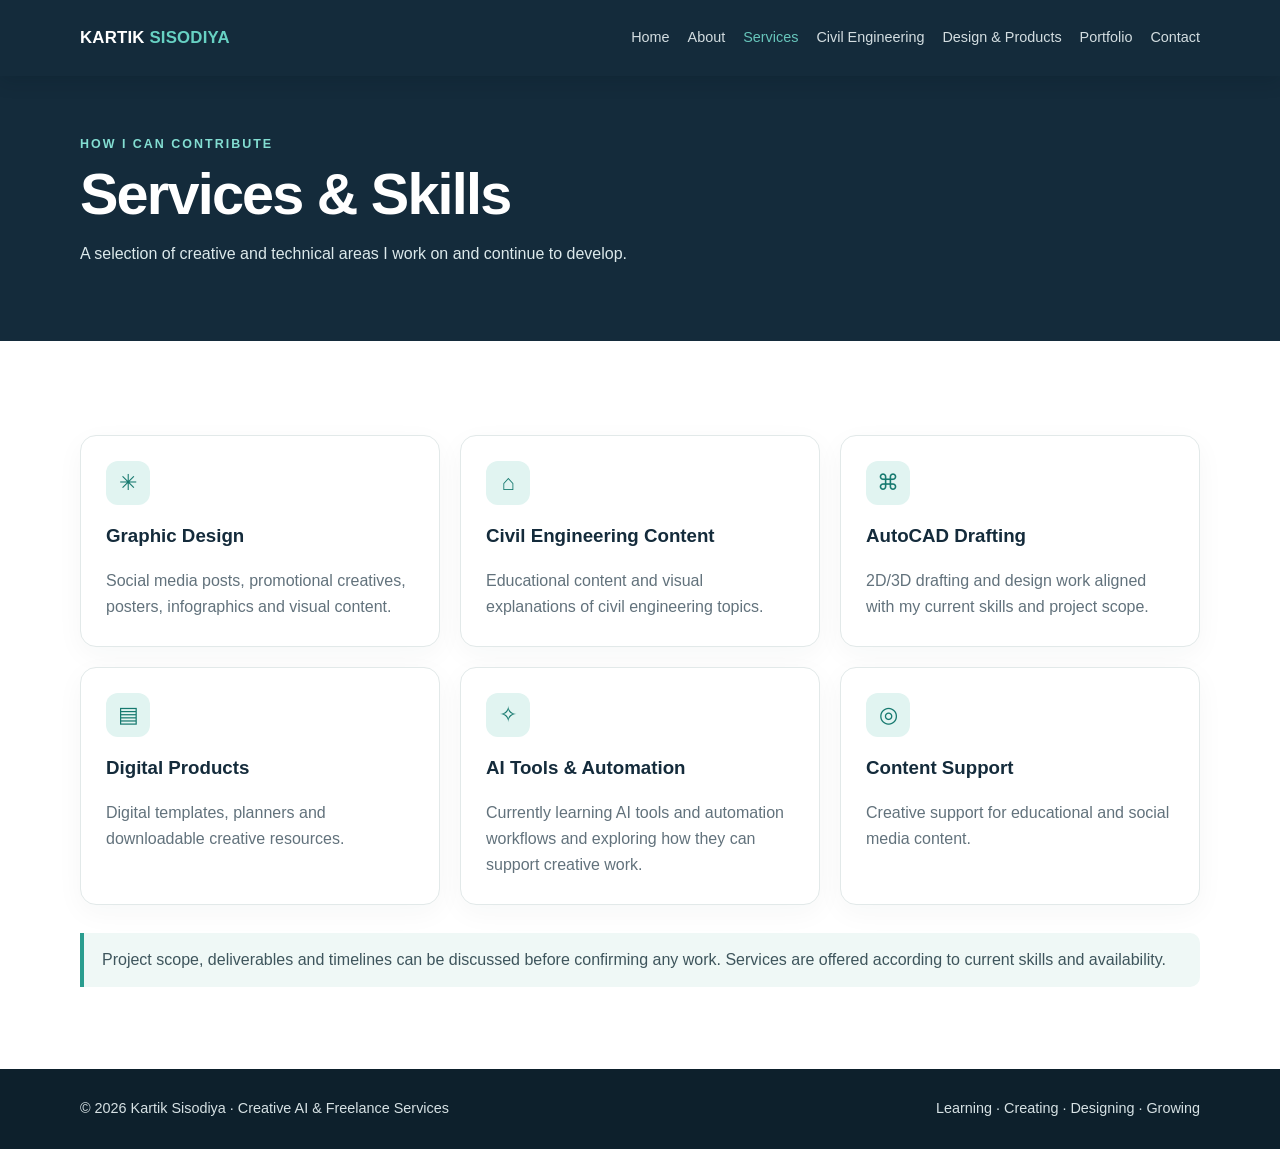
<file: services.html>
<!doctype html>
<html lang="en"><head><meta charset="utf-8"><meta name="viewport" content="width=device-width, initial-scale=1">
<meta name="description" content="Kartik Sisodiya — Civil Engineering, Graphic Design, Digital Products, AutoCAD and creative digital work.">
<title>Services | Kartik Sisodiya</title><link rel="stylesheet" href="style.css"></head>
<body><header><div class="wrap nav"><a class="brand" href="index.html">KARTIK <span>SISODIYA</span></a><nav><a class="" href="index.html">Home</a><a class="" href="about.html">About</a><a class="active" href="services.html">Services</a><a class="" href="civil-engineering.html">Civil Engineering</a><a class="" href="design-products.html">Design & Products</a><a class="" href="portfolio.html">Portfolio</a><a class="" href="contact.html">Contact</a></nav></div></header>

<main><section class="pagehero"><div class="wrap"><div class="eyebrow">How I can contribute</div><h1>Services & Skills</h1><p>A selection of creative and technical areas I work on and continue to develop.</p></div></section>
<section><div class="wrap"><div class="grid"><div class="card"><div class="icon">✳</div><h3>Graphic Design</h3><p>Social media posts, promotional creatives, posters, infographics and visual content.</p></div>
<div class="card"><div class="icon">⌂</div><h3>Civil Engineering Content</h3><p>Educational content and visual explanations of civil engineering topics.</p></div>
<div class="card"><div class="icon">⌘</div><h3>AutoCAD Drafting</h3><p>2D/3D drafting and design work aligned with my current skills and project scope.</p></div>
<div class="card"><div class="icon">▤</div><h3>Digital Products</h3><p>Digital templates, planners and downloadable creative resources.</p></div>
<div class="card"><div class="icon">✧</div><h3>AI Tools & Automation</h3><p>Currently learning AI tools and automation workflows and exploring how they can support creative work.</p></div>
<div class="card"><div class="icon">◎</div><h3>Content Support</h3><p>Creative support for educational and social media content.</p></div></div>
<p class="notice" style="margin-top:28px">Project scope, deliverables and timelines can be discussed before confirming any work. Services are offered according to current skills and availability.</p></div></section></main>
<footer><div class="wrap foot"><div>© 2026 Kartik Sisodiya · Creative AI & Freelance Services</div><div>Learning · Creating · Designing · Growing</div></div></footer>
</body></html>
</file>
<file: style.css>
:root{--navy:#142b3b;--teal:#2a9d8f;--ink:#20313d;--muted:#62727c;--paper:#f3f7f7;--white:#fff}
*{box-sizing:border-box}html{scroll-behavior:smooth}body{margin:0;font-family:Inter,Arial,sans-serif;color:var(--ink);background:var(--white);line-height:1.65}
a{color:inherit;text-decoration:none}.wrap{width:min(1120px,92%);margin:auto}
header{background:var(--navy);color:white;position:sticky;top:0;z-index:10;box-shadow:0 4px 18px #07172230}
.nav{min-height:76px;display:flex;align-items:center;justify-content:space-between;gap:24px}.brand{font-weight:800;letter-spacing:.2px;font-size:1.05rem}.brand span{color:#67d1c3}
nav{display:flex;gap:18px;flex-wrap:wrap;align-items:center}nav a{font-size:.9rem;color:#e8f1f3;opacity:.9}nav a:hover,nav a.active{color:#70d6c9}
.hero{background:linear-gradient(130deg,#142b3b 0%,#1d4655 70%,#246e70 100%);color:white;padding:92px 0 88px}
.eyebrow{color:#83ded2;text-transform:uppercase;letter-spacing:2px;font-size:.78rem;font-weight:700}
h1{font-size:clamp(2.5rem,6vw,4.6rem);line-height:1.08;margin:14px 0 18px;letter-spacing:-1.8px}
.hero p{max-width:720px;color:#e1ecee;font-size:1.12rem}
.hero .tagline{font-weight:700;color:#a6e8df;font-size:1rem}
.btn{display:inline-flex;align-items:center;justify-content:center;padding:12px 19px;border-radius:9px;background:var(--teal);color:white;font-weight:700;margin:9px 9px 0 0;transition:.2s}
.btn:hover{transform:translateY(-2px);filter:brightness(1.06)}.btn.outline{background:transparent;border:1px solid #b7d4d8}
section{padding:66px 0}.soft{background:var(--paper)}h2{font-size:clamp(1.8rem,3vw,2.5rem);line-height:1.2;color:var(--navy);margin:0 0 14px}h3{color:var(--navy);margin:0 0 8px}.lead{font-size:1.08rem;color:var(--muted);max-width:760px}
.grid{display:grid;grid-template-columns:repeat(3,1fr);gap:20px;margin-top:28px}.grid.two{grid-template-columns:repeat(2,1fr)}
.card{border:1px solid #e2e9e9;border-radius:16px;padding:25px;background:white;box-shadow:0 8px 28px #132d3b0a}
.icon{width:44px;height:44px;border-radius:12px;background:#e1f4f1;color:#16796f;display:grid;place-items:center;font-size:1.35rem;margin-bottom:16px}
.card p{color:var(--muted);margin-bottom:0}.pill{display:inline-block;background:#e5f5f2;color:#16796f;padding:5px 10px;border-radius:99px;font-size:.78rem;font-weight:700;margin:4px 5px 4px 0}
.split{display:grid;grid-template-columns:1.1fr .9fr;gap:42px;align-items:center}
.panel{background:var(--navy);color:white;border-radius:20px;padding:32px}.panel h3{color:white}.panel p{color:#d9e7e9}
.list{padding-left:20px;color:var(--muted)}.list li{margin:8px 0}
.pagehero{background:var(--navy);color:white;padding:58px 0}.pagehero h1{font-size:clamp(2.3rem,5vw,3.6rem);margin:8px 0}.pagehero p{color:#dce9eb;max-width:700px}
.contactbox{background:var(--paper);padding:25px;border-radius:14px;margin:12px 0}
footer{background:#0d202c;color:#d6e1e4;padding:28px 0;font-size:.9rem}footer .foot{display:flex;justify-content:space-between;gap:18px;flex-wrap:wrap}
.small{font-size:.88rem;color:var(--muted)}.notice{border-left:4px solid var(--teal);padding:14px 18px;background:#eff8f6;border-radius:0 10px 10px 0;color:#3e555c}
@media(max-width:760px){.nav{padding:14px 0;align-items:flex-start;flex-direction:column}nav{gap:12px}.hero{padding:66px 0}.grid,.grid.two,.split{grid-template-columns:1fr}section{padding:48px 0}}
.logo-videos-row {
  display: grid;
  grid-template-columns: repeat(4, minmax(0, 1fr));
  gap: 20px;
  max-width: 750px;
  margin: 25px auto;
  align-items: start;
}

.logo-video-wrapper {
  width: 100%;
  margin: 0;
  text-align: center;
}

.logo-video-wrapper video {
  display: block;
  width: 100% !important;
  max-width: 100% !important;
  height: auto !important;
  aspect-ratio: 9 / 16;
  object-fit: contain;
  margin: 10px auto;
  background: #000;
  border-radius: 12px;
}

@media (max-width: 700px) {
  .logo-videos-row {
    grid-template-columns: repeat(2, minmax(0, 1fr));
  }
}
.logo-video-wrapper h2 {
  font-size: 16px;
  margin-bottom: 6px;
}

.social-links-section {
  text-align: center;
  padding: 35px 20px;
}

.social-links-section h2 {
  font-size: 22px;
  margin-bottom: 10px;
}


/* My Online Presence */

.social-links {
    display: flex;
    justify-content: center;
    align-items: center;
    gap: 25px;
    flex-wrap: wrap;
    margin-top: 25px;
}

.social-links a {
    width: 60px;
    height: 60px;
    display: flex;
    justify-content: center;
    align-items: center;
    text-decoration: none;
    border-radius: 12px;
    background: transparent;
    transition: transform 0.3s ease;
}

.social-links i {
    display: inline-block;
    font-size: 40px;
    font-style: normal;
    transition: transform 0.3s ease;
}

/* Brand Colours */

.social-links .behance {
    color: #1769FF;
}

.social-links .facebook {
    color: #1877F2;
}

.social-links .instagram {
    background: linear-gradient(
        45deg,
        #FEDA75,
        #FA7E1E,
        #D62976,
        #962FBF,
        #4F5BD5
    );
    -webkit-background-clip: text;
    background-clip: text;
    -webkit-text-fill-color: transparent;
}

.social-links .linkedin {
    color: #0A66C2;
}

.social-links .youtube {
    color: #FF0000;
}

/* Hover Effect */

.social-links a:hover {
    transform: translateY(-6px);
}

.social-links a:hover i {
    transform: scale(1.15);
}
/* Poster Portfolio Gallery */
.poster-gallery {
    display: grid;
    grid-template-columns: repeat(auto-fit, minmax(220px, 1fr));
    gap: 20px;
    margin-top: 20px;
}

.poster-gallery img {
    width: 100%;
    height: 250px;
    object-fit: contain;
    background: #f5f5f5;
    border-radius: 10px;
    padding: 8px;
    display: block;
}

/* Mobile Responsive */
@media (max-width: 600px) {
    .poster-gallery {
        grid-template-columns: repeat(2, 1fr);
        gap: 12px;
    }

    .poster-gallery img {
        height: 180px;
    }
}
/* Banner Design Showcase */

.banner-showcase {
    margin: 45px auto;
    text-align: center;
}

.banner-slider {
    width: 100%;
    max-width: 900px;
    aspect-ratio: 16 / 9;
    margin: 20px auto;
    overflow: hidden;
    border-radius: 12px;
    background: #f5f5f5;
}

.banner-track {
    display: flex;
    width: 100%;
    height: 100%;
    transition: transform 0.4s ease;
}

.banner-slide {
    flex: 0 0 100%;
    width: 100%;
    height: 100%;
}

.banner-slide img {
    width: 100%;
    height: 100%;
    object-fit: contain;
    display: block;
}

.banner-controls {
    display: flex;
    justify-content: center;
    align-items: center;
    gap: 20px;
    margin-top: 15px;
}

@media (max-width: 600px) {
    .banner-slider {
        width: 100%;
        border-radius: 8px;
    }

    .banner-controls {
        gap: 12px;
    }
}
</file>
